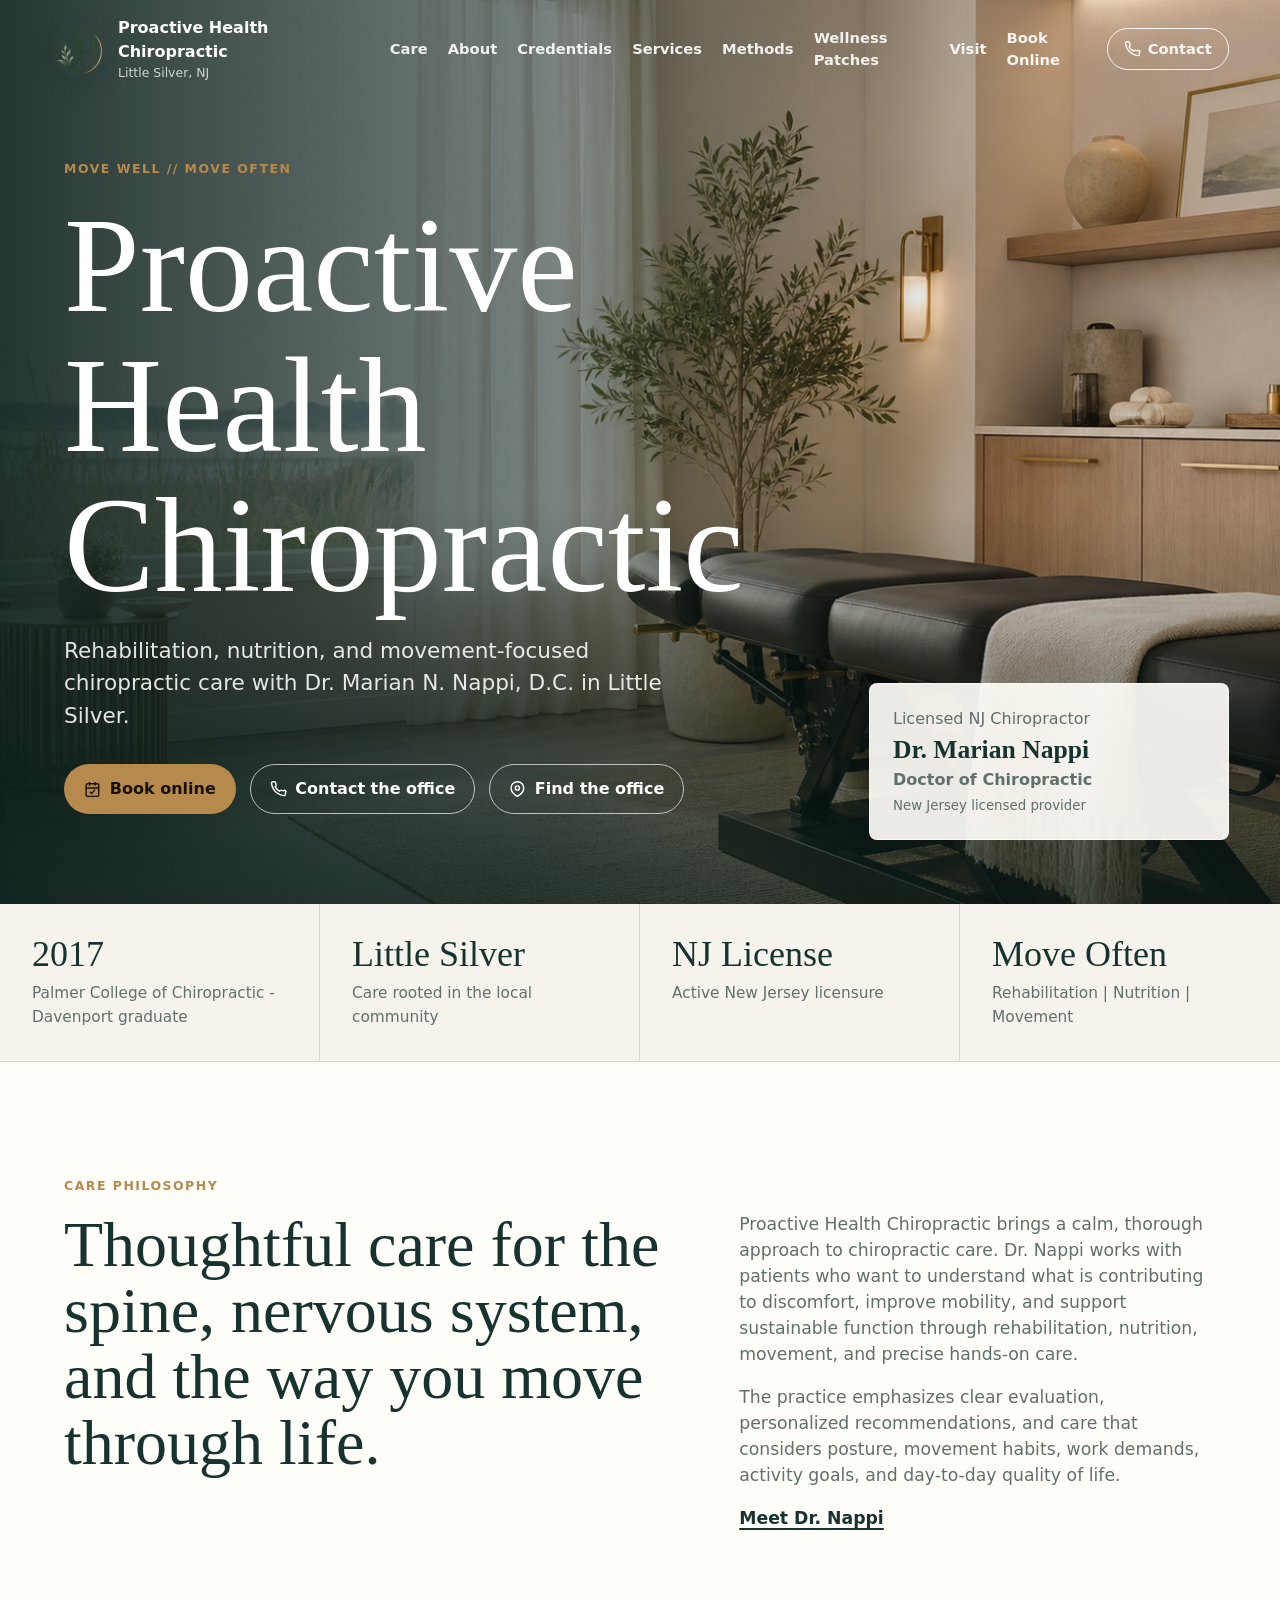
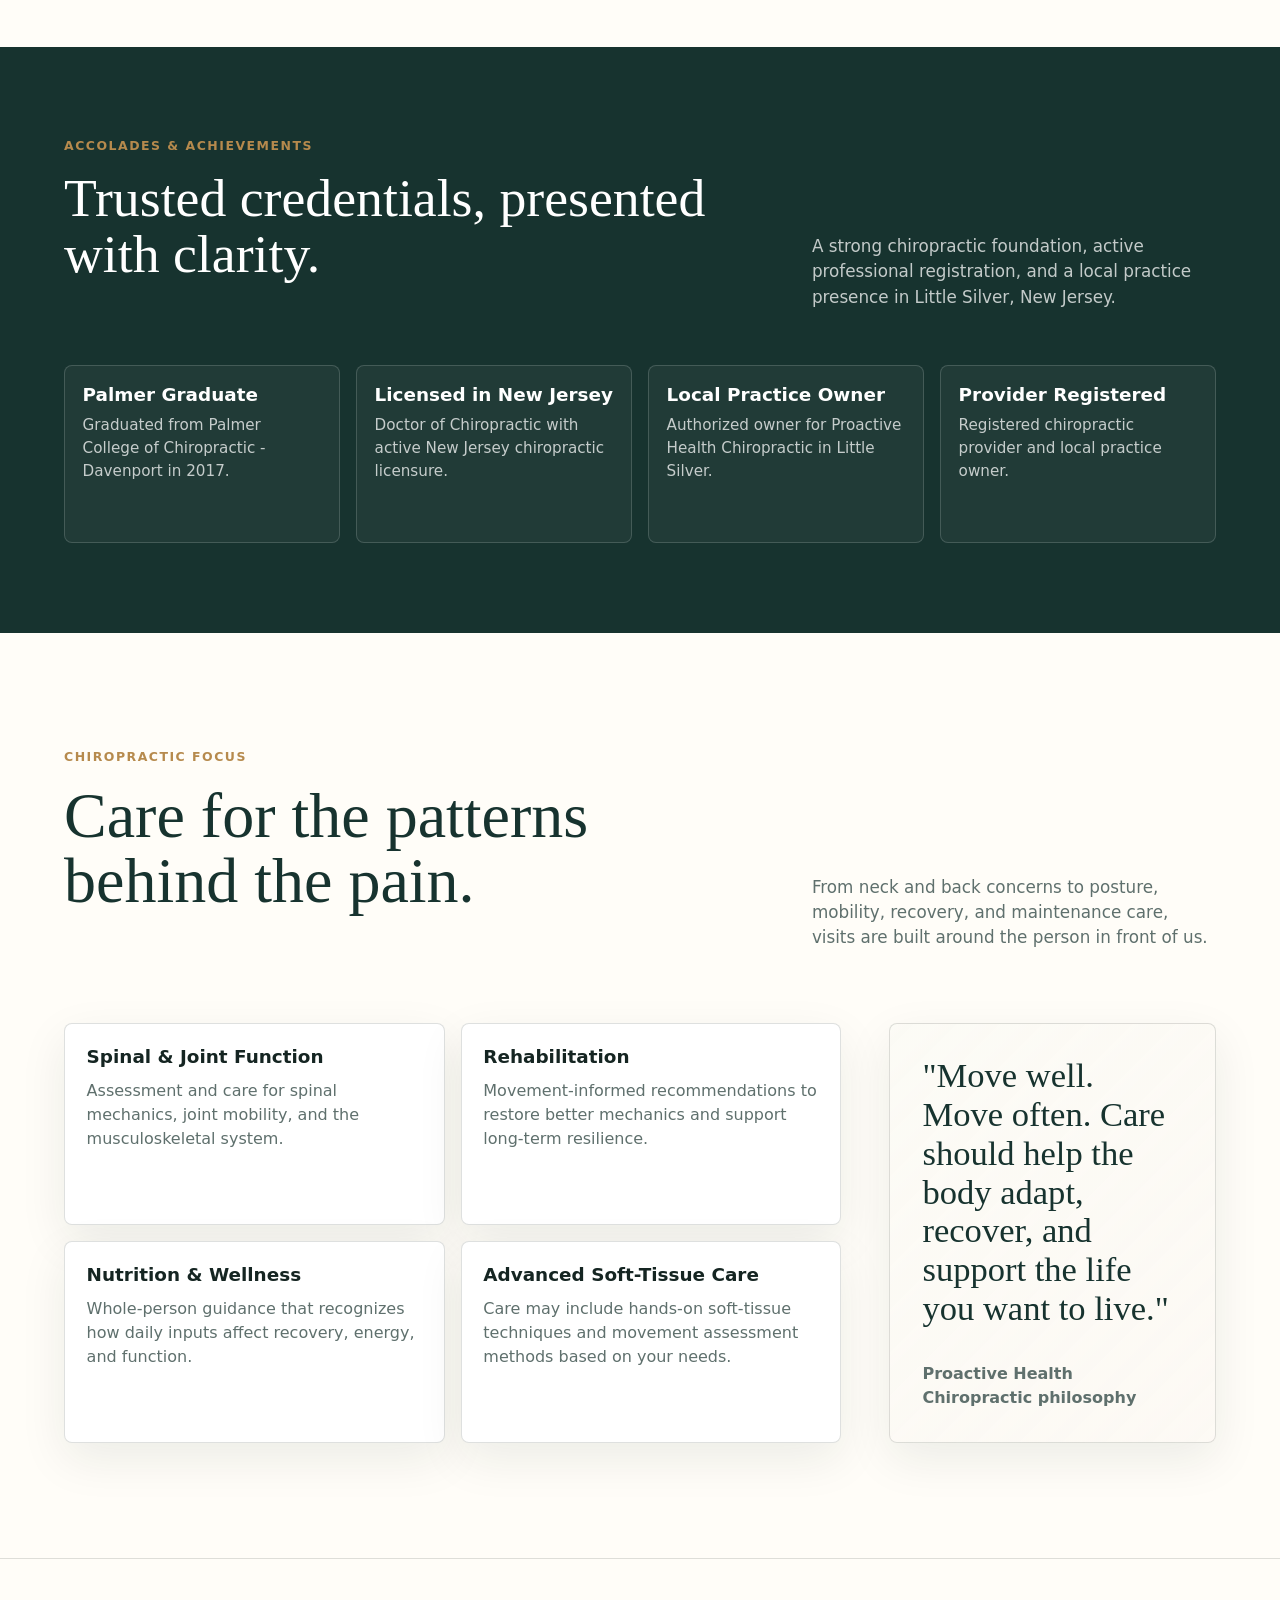
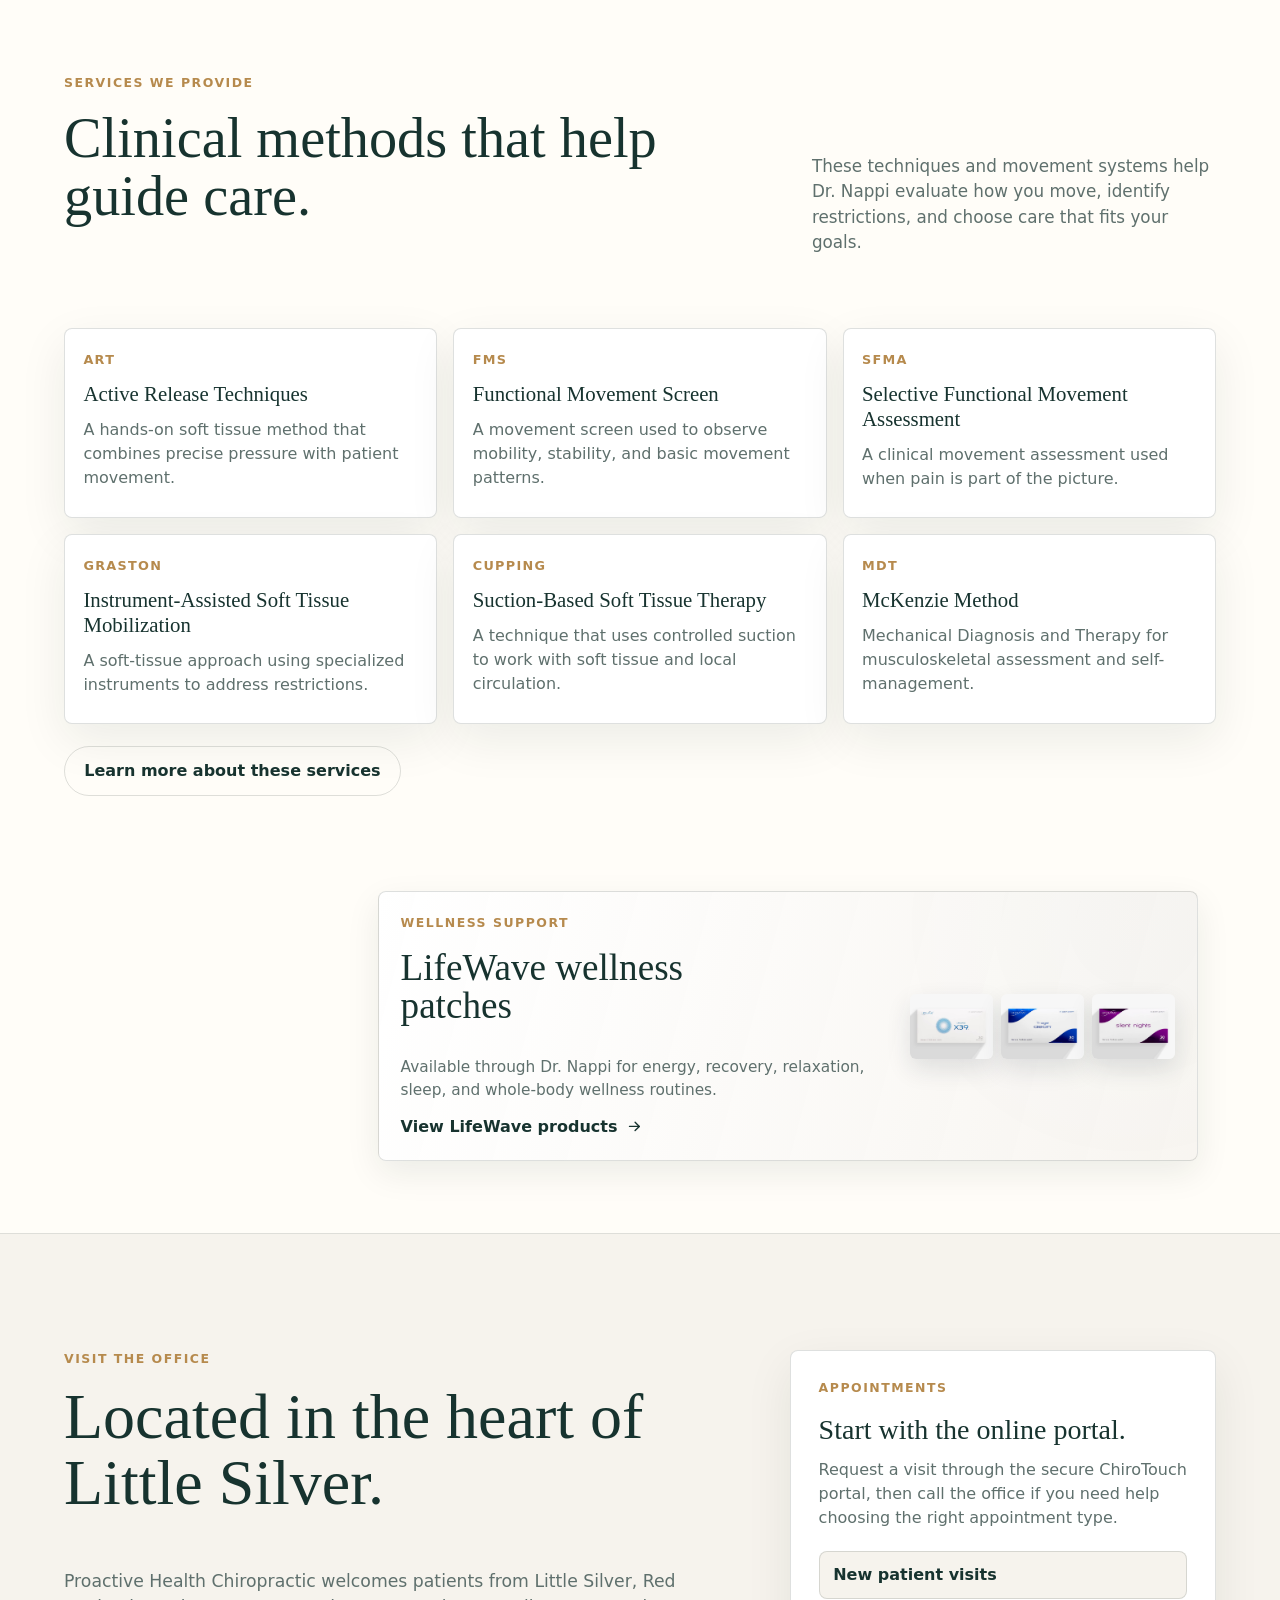
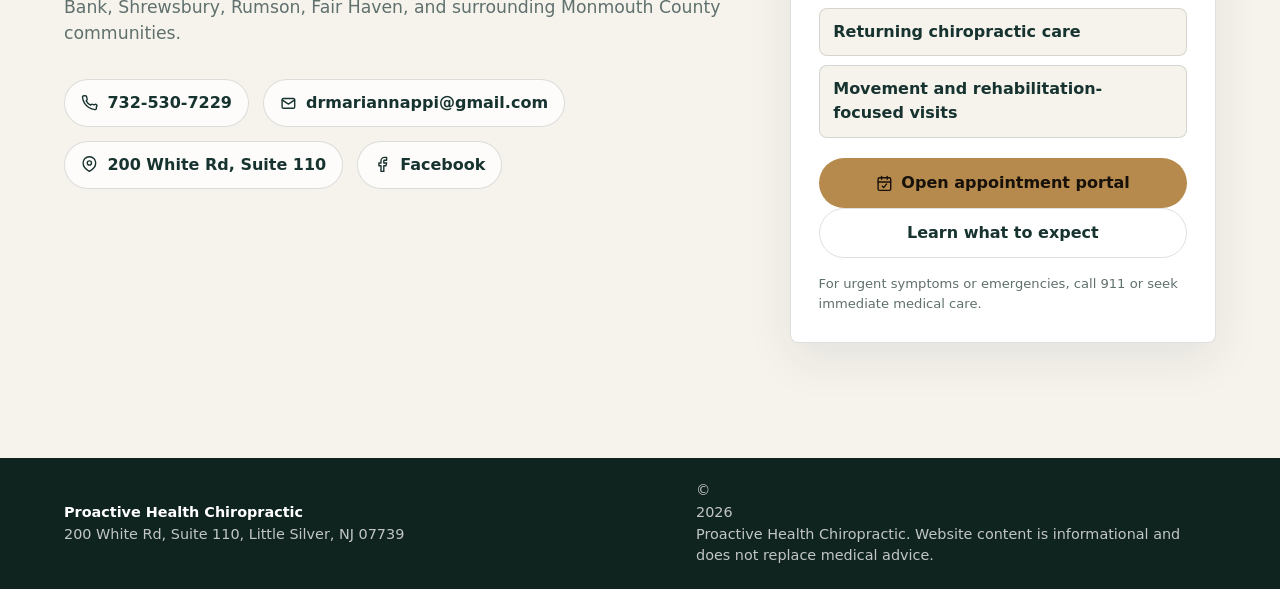
<file: index.html>
<!doctype html>
<html lang="en">
  <head>
    <meta charset="utf-8" />
    <meta name="viewport" content="width=device-width, initial-scale=1" />
    <title>NJ Chiropractor Dr. Marian Nappi | Proactive Health Chiropractic</title>
    <meta
      name="description"
      content="Proactive Health Chiropractic in Little Silver, NJ, led by Dr. Marian Nappi, D.C., offers movement-focused chiropractic care across rehabilitation, nutrition, spinal health, and whole-body wellness."
    />
    <meta name="theme-color" content="#17332f" />
    <link rel="icon" href="assets/favicon.svg" type="image/svg+xml" />
    <link rel="icon" href="assets/favicon-512.png" type="image/png" sizes="512x512" />
    <link rel="apple-touch-icon" href="assets/apple-touch-icon.png" />
    <link rel="canonical" href="https://proactivehealthchiropractic.com/" />
    <meta property="og:type" content="website" />
    <meta property="og:site_name" content="Proactive Health Chiropractic" />
    <meta property="og:title" content="NJ Chiropractor Dr. Marian Nappi | Proactive Health Chiropractic" />
    <meta
      property="og:description"
      content="Movement-focused chiropractic care in Little Silver, NJ with Dr. Marian Nappi, D.C."
    />
    <meta property="og:url" content="https://proactivehealthchiropractic.com/" />
    <meta property="og:image" content="https://proactivehealthchiropractic.com/assets/social-preview.jpg" />
    <meta property="og:image:secure_url" content="https://proactivehealthchiropractic.com/assets/social-preview.jpg" />
    <meta property="og:image:type" content="image/jpeg" />
    <meta property="og:image:width" content="1200" />
    <meta property="og:image:height" content="630" />
    <meta property="og:image:alt" content="Proactive Health Chiropractic in Little Silver, NJ" />
    <meta name="twitter:card" content="summary_large_image" />
    <meta name="twitter:title" content="NJ Chiropractor Dr. Marian Nappi | Proactive Health Chiropractic" />
    <meta
      name="twitter:description"
      content="Movement-focused chiropractic care in Little Silver, NJ with Dr. Marian Nappi, D.C."
    />
    <meta name="twitter:image" content="https://proactivehealthchiropractic.com/assets/social-preview.jpg" />
    <link rel="preload" href="assets/proactive-chiropractic-hero.png" as="image" />
    <link rel="stylesheet" href="styles.css" />
    <script defer src="script.js"></script>
    <script type="application/ld+json">
      {
        "@context": "https://schema.org",
        "@type": "Chiropractic",
        "name": "Proactive Health Chiropractic",
        "url": "https://proactivehealthchiropractic.com/",
        "image": "https://proactivehealthchiropractic.com/assets/social-preview.jpg",
        "telephone": "+1-732-530-7229",
        "email": "drmariannappi@gmail.com",
        "faxNumber": "+1-732-530-4665",
        "address": {
          "@type": "PostalAddress",
          "streetAddress": "200 White Rd Ste 110",
          "addressLocality": "Little Silver",
          "addressRegion": "NJ",
          "postalCode": "07739",
          "addressCountry": "US"
        },
        "founder": {
          "@type": "Person",
          "name": "Dr. Marian N. Nappi, D.C.",
          "alumniOf": "Palmer College of Chiropractic - Davenport"
        },
        "medicalSpecialty": "Chiropractic"
      }
    </script>
  </head>
  <body>
    <a class="skip-link" href="#main">Skip to content</a>

    <header class="site-header" data-header>
      <a class="brand" href="#home" aria-label="Proactive Health Chiropractic home">
        <img class="brand-logo" src="assets/proactive-health-logo.png" alt="" />
        <span>
          <strong>Proactive Health Chiropractic</strong>
          <em>Little Silver, NJ</em>
        </span>
      </a>

      <button class="nav-toggle" type="button" aria-expanded="false" aria-controls="site-nav" data-nav-toggle>
        <svg viewBox="0 0 24 24" aria-hidden="true">
          <path d="M4 7h16M4 12h16M4 17h16" />
        </svg>
        <span class="sr-only">Open navigation</span>
      </button>

      <nav class="site-nav" id="site-nav" data-nav>
        <a href="#care">Care</a>
        <a href="about.html">About</a>
        <a href="#credentials">Credentials</a>
        <a href="#services">Services</a>
        <a href="#methods">Methods</a>
        <a href="lifewave.html">Wellness Patches</a>
        <a href="#visit">Visit</a>
        <a href="appointment.html">Book Online</a>
        <a class="nav-call" href="#contact">
          <svg viewBox="0 0 24 24" aria-hidden="true">
            <path d="M22 16.92v2a2 2 0 0 1-2.18 2 19.79 19.79 0 0 1-8.63-3.07 19.5 19.5 0 0 1-6-6A19.79 19.79 0 0 1 2.12 3.2 2 2 0 0 1 4.11 1h2a2 2 0 0 1 2 1.72c.12.9.32 1.77.59 2.61a2 2 0 0 1-.45 2.11L7.4 8.29a16 16 0 0 0 6.31 6.31l.85-.85a2 2 0 0 1 2.11-.45c.84.27 1.71.47 2.61.59A2 2 0 0 1 22 16.92Z" />
          </svg>
          Contact
        </a>
      </nav>
    </header>

    <main id="main">
      <section class="hero" id="home" aria-labelledby="hero-title">
        <img class="hero-image" src="assets/proactive-chiropractic-hero.png" alt="Elegant chiropractic treatment room with warm daylight" />
        <div class="hero-scrim" aria-hidden="true"></div>
        <div class="hero-content">
          <p class="eyebrow">Move Well // Move Often</p>
          <h1 id="hero-title">Proactive Health Chiropractic</h1>
          <p class="hero-copy">
            Rehabilitation, nutrition, and movement-focused chiropractic care with Dr. Marian N.
            Nappi, D.C. in Little Silver.
          </p>
          <div class="hero-actions" aria-label="Primary actions">
            <a class="button button-primary" href="appointment.html">
              <svg viewBox="0 0 24 24" aria-hidden="true">
                <path d="M8 2v4" />
                <path d="M16 2v4" />
                <path d="M3 10h18" />
                <rect x="3" y="4" width="18" height="18" rx="2" />
                <path d="m9 16 2 2 4-5" />
              </svg>
              Book online
            </a>
            <a class="button button-secondary" href="#contact">
              <svg viewBox="0 0 24 24" aria-hidden="true">
                <path d="M22 16.92v2a2 2 0 0 1-2.18 2 19.79 19.79 0 0 1-8.63-3.07 19.5 19.5 0 0 1-6-6A19.79 19.79 0 0 1 2.12 3.2 2 2 0 0 1 4.11 1h2a2 2 0 0 1 2 1.72c.12.9.32 1.77.59 2.61a2 2 0 0 1-.45 2.11L7.4 8.29a16 16 0 0 0 6.31 6.31l.85-.85a2 2 0 0 1 2.11-.45c.84.27 1.71.47 2.61.59A2 2 0 0 1 22 16.92Z" />
              </svg>
              Contact the office
            </a>
            <a class="button button-secondary" href="#visit">
              <svg viewBox="0 0 24 24" aria-hidden="true">
                <path d="M21 10c0 7-9 12-9 12S3 17 3 10a9 9 0 1 1 18 0Z" />
                <circle cx="12" cy="10" r="3" />
              </svg>
              Find the office
            </a>
          </div>
        </div>
        <aside class="hero-panel" aria-label="Practice highlights">
          <span>Licensed NJ Chiropractor</span>
          <strong>Dr. Marian Nappi</strong>
          <span class="hero-panel-role">Doctor of Chiropractic</span>
          <small>New Jersey licensed provider</small>
        </aside>
      </section>

      <section class="trust-band" aria-label="Practice trust signals">
        <div>
          <strong>2017</strong>
          <span>Palmer College of Chiropractic - Davenport graduate</span>
        </div>
        <div>
          <strong>Little Silver</strong>
          <span>Care rooted in the local community</span>
        </div>
        <div>
          <strong>NJ License</strong>
          <span>Active New Jersey licensure</span>
        </div>
        <div>
          <strong>Move Often</strong>
          <span>Rehabilitation | Nutrition | Movement</span>
        </div>
      </section>

      <section class="section intro" id="care">
        <div class="section-kicker">Care Philosophy</div>
        <div class="intro-grid">
          <div>
            <h2>Thoughtful care for the spine, nervous system, and the way you move through life.</h2>
          </div>
          <div class="intro-copy">
            <p>
              Proactive Health Chiropractic brings a calm, thorough approach to chiropractic care. Dr. Nappi works with
              patients who want to understand what is contributing to discomfort, improve mobility, and support
              sustainable function through rehabilitation, nutrition, movement, and precise hands-on care.
            </p>
            <p>
              The practice emphasizes clear evaluation, personalized recommendations, and care that considers posture,
              movement habits, work demands, activity goals, and day-to-day quality of life.
            </p>
            <a class="text-link" href="about.html">Meet Dr. Nappi</a>
          </div>
        </div>
      </section>

      <section class="section credentials" id="credentials">
        <div class="section-heading">
          <div>
            <div class="section-kicker">Accolades & Achievements</div>
            <h2>Trusted credentials, presented with clarity.</h2>
          </div>
          <p>
            A strong chiropractic foundation, active professional registration, and a local practice presence in
            Little Silver, New Jersey.
          </p>
        </div>
        <div class="credential-grid">
          <article class="credential-card">
            <h3>Palmer Graduate</h3>
            <p>Graduated from Palmer College of Chiropractic - Davenport in 2017.</p>
          </article>
          <article class="credential-card">
            <h3>Licensed in New Jersey</h3>
            <p>Doctor of Chiropractic with active New Jersey chiropractic licensure.</p>
          </article>
          <article class="credential-card">
            <h3>Local Practice Owner</h3>
            <p>Authorized owner for Proactive Health Chiropractic in Little Silver.</p>
          </article>
          <article class="credential-card">
            <h3>Provider Registered</h3>
            <p>Registered chiropractic provider and local practice owner.</p>
          </article>
        </div>
      </section>

      <section class="section services" id="services">
        <div class="section-heading">
          <div>
            <div class="section-kicker">Chiropractic Focus</div>
            <h2>Care for the patterns behind the pain.</h2>
          </div>
          <p>
            From neck and back concerns to posture, mobility, recovery, and maintenance care, visits are built around
            the person in front of us.
          </p>
        </div>
        <div class="service-layout">
          <div class="service-list" role="list">
            <article role="listitem">
              <h3>Spinal & Joint Function</h3>
              <p>Assessment and care for spinal mechanics, joint mobility, and the musculoskeletal system.</p>
            </article>
            <article role="listitem">
              <h3>Rehabilitation</h3>
              <p>Movement-informed recommendations to restore better mechanics and support long-term resilience.</p>
            </article>
            <article role="listitem">
              <h3>Nutrition & Wellness</h3>
              <p>Whole-person guidance that recognizes how daily inputs affect recovery, energy, and function.</p>
            </article>
            <article role="listitem">
              <h3>Advanced Soft-Tissue Care</h3>
              <p>Care may include hands-on soft-tissue techniques and movement assessment methods based on your needs.</p>
            </article>
          </div>
          <div class="quote-panel">
            <p>
              "Move well. Move often. Care should help the body adapt, recover, and support the life you want to live."
            </p>
            <span>Proactive Health Chiropractic philosophy</span>
          </div>
        </div>
      </section>

      <section class="section methods-overview" id="methods" aria-labelledby="methods-title">
        <div class="section-heading">
          <div>
            <div class="section-kicker">Services We Provide</div>
            <h2 id="methods-title">Clinical methods that help guide care.</h2>
          </div>
          <p>
            These techniques and movement systems help Dr. Nappi evaluate how you move, identify restrictions, and
            choose care that fits your goals.
          </p>
        </div>
        <div class="method-summary-grid">
          <article>
            <strong>ART</strong>
            <h3>Active Release Techniques</h3>
            <p>A hands-on soft tissue method that combines precise pressure with patient movement.</p>
          </article>
          <article>
            <strong>FMS</strong>
            <h3>Functional Movement Screen</h3>
            <p>A movement screen used to observe mobility, stability, and basic movement patterns.</p>
          </article>
          <article>
            <strong>SFMA</strong>
            <h3>Selective Functional Movement Assessment</h3>
            <p>A clinical movement assessment used when pain is part of the picture.</p>
          </article>
          <article>
            <strong>Graston</strong>
            <h3>Instrument-Assisted Soft Tissue Mobilization</h3>
            <p>A soft-tissue approach using specialized instruments to address restrictions.</p>
          </article>
          <article>
            <strong>Cupping</strong>
            <h3>Suction-Based Soft Tissue Therapy</h3>
            <p>A technique that uses controlled suction to work with soft tissue and local circulation.</p>
          </article>
          <article>
            <strong>MDT</strong>
            <h3>McKenzie Method</h3>
            <p>Mechanical Diagnosis and Therapy for musculoskeletal assessment and self-management.</p>
          </article>
        </div>
        <div class="methods-learn-more">
          <a class="button button-outline" href="methods.html">Learn more about these services</a>
        </div>
      </section>

      <aside class="lifewave-preview" aria-labelledby="lifewave-preview-title">
        <a class="lifewave-feature" href="lifewave.html">
          <div class="lifewave-feature-copy">
            <div class="section-kicker">Wellness Support</div>
            <h2 id="lifewave-preview-title">LifeWave wellness patches</h2>
            <p>
              Available through Dr. Nappi for energy, recovery, relaxation, sleep, and whole-body wellness routines.
            </p>
            <span class="feature-link">
              View LifeWave products
              <svg viewBox="0 0 24 24" aria-hidden="true">
                <path d="M5 12h14" />
                <path d="m13 6 6 6-6 6" />
              </svg>
            </span>
          </div>
          <div class="lifewave-product-stack" aria-hidden="true">
            <img src="assets/lifewave-x39.jpg" alt="" />
            <img src="assets/lifewave-aeon.jpg" alt="" />
            <img src="assets/lifewave-silent-nights.jpg" alt="" />
          </div>
        </a>
      </aside>

      <section class="section visit" id="visit">
        <div class="visit-content">
          <div id="contact">
            <div class="section-kicker">Visit The Office</div>
            <h2>Located in the heart of Little Silver.</h2>
            <p>
              Proactive Health Chiropractic welcomes patients from Little Silver, Red Bank, Shrewsbury, Rumson, Fair Haven,
              and surrounding Monmouth County communities.
            </p>
            <div class="contact-list">
              <span class="contact-item">
                <svg viewBox="0 0 24 24" aria-hidden="true">
                  <path d="M22 16.92v2a2 2 0 0 1-2.18 2 19.79 19.79 0 0 1-8.63-3.07 19.5 19.5 0 0 1-6-6A19.79 19.79 0 0 1 2.12 3.2 2 2 0 0 1 4.11 1h2a2 2 0 0 1 2 1.72c.12.9.32 1.77.59 2.61a2 2 0 0 1-.45 2.11L7.4 8.29a16 16 0 0 0 6.31 6.31l.85-.85a2 2 0 0 1 2.11-.45c.84.27 1.71.47 2.61.59A2 2 0 0 1 22 16.92Z" />
                </svg>
                <span>732-530-7229</span>
              </span>
              <span class="contact-item">
                <svg viewBox="0 0 24 24" aria-hidden="true">
                  <rect x="3" y="5" width="18" height="14" rx="2" />
                  <path d="m3 7 9 6 9-6" />
                </svg>
                <span>drmariannappi@gmail.com</span>
              </span>
              <a href="https://www.google.com/maps/search/?api=1&query=200+White+Rd+Ste+110+Little+Silver+NJ+07739" target="_blank" rel="noreferrer">
                <svg viewBox="0 0 24 24" aria-hidden="true">
                  <path d="M21 10c0 7-9 12-9 12S3 17 3 10a9 9 0 1 1 18 0Z" />
                  <circle cx="12" cy="10" r="3" />
                </svg>
                <span>200 White Rd, Suite 110</span>
              </a>
              <a href="https://www.facebook.com/drmariannappi/" target="_blank" rel="noreferrer">
                <svg viewBox="0 0 24 24" aria-hidden="true">
                  <path d="M18 2h-3a5 5 0 0 0-5 5v3H7v4h3v8h4v-8h3l1-4h-4V7a1 1 0 0 1 1-1h3V2Z" />
                </svg>
                <span>Facebook</span>
              </a>
            </div>
          </div>

          <aside class="appointment-card">
            <p class="eyebrow">Appointments</p>
            <h3>Start with the online portal.</h3>
            <p>
              Request a visit through the secure ChiroTouch portal, then call the office if you need help choosing the
              right appointment type.
            </p>
            <div class="booking-mini-list">
              <span>New patient visits</span>
              <span>Returning chiropractic care</span>
              <span>Movement and rehabilitation-focused visits</span>
            </div>
            <a
              class="button button-primary"
              href="https://practice.chirotouch.com/portal/ProactiveHealthChiropracticLLC"
              target="_blank"
              rel="noreferrer"
            >
              <svg viewBox="0 0 24 24" aria-hidden="true">
                <path d="M8 2v4" />
                <path d="M16 2v4" />
                <path d="M3 10h18" />
                <rect x="3" y="4" width="18" height="18" rx="2" />
                <path d="m9 16 2 2 4-5" />
              </svg>
              Open appointment portal
            </a>
            <a class="button button-outline" href="appointment.html">Learn what to expect</a>
            <p class="form-note">
              For urgent symptoms or emergencies, call 911 or seek immediate medical care.
            </p>
          </aside>
        </div>
      </section>
    </main>

    <footer class="site-footer">
      <div>
        <strong>Proactive Health Chiropractic</strong>
        <span>200 White Rd, Suite 110, Little Silver, NJ 07739</span>
      </div>
      <p>
        &copy; <span data-year></span> Proactive Health Chiropractic. Website content is informational and does not replace medical advice.
      </p>
    </footer>
  </body>
</html>
</file>
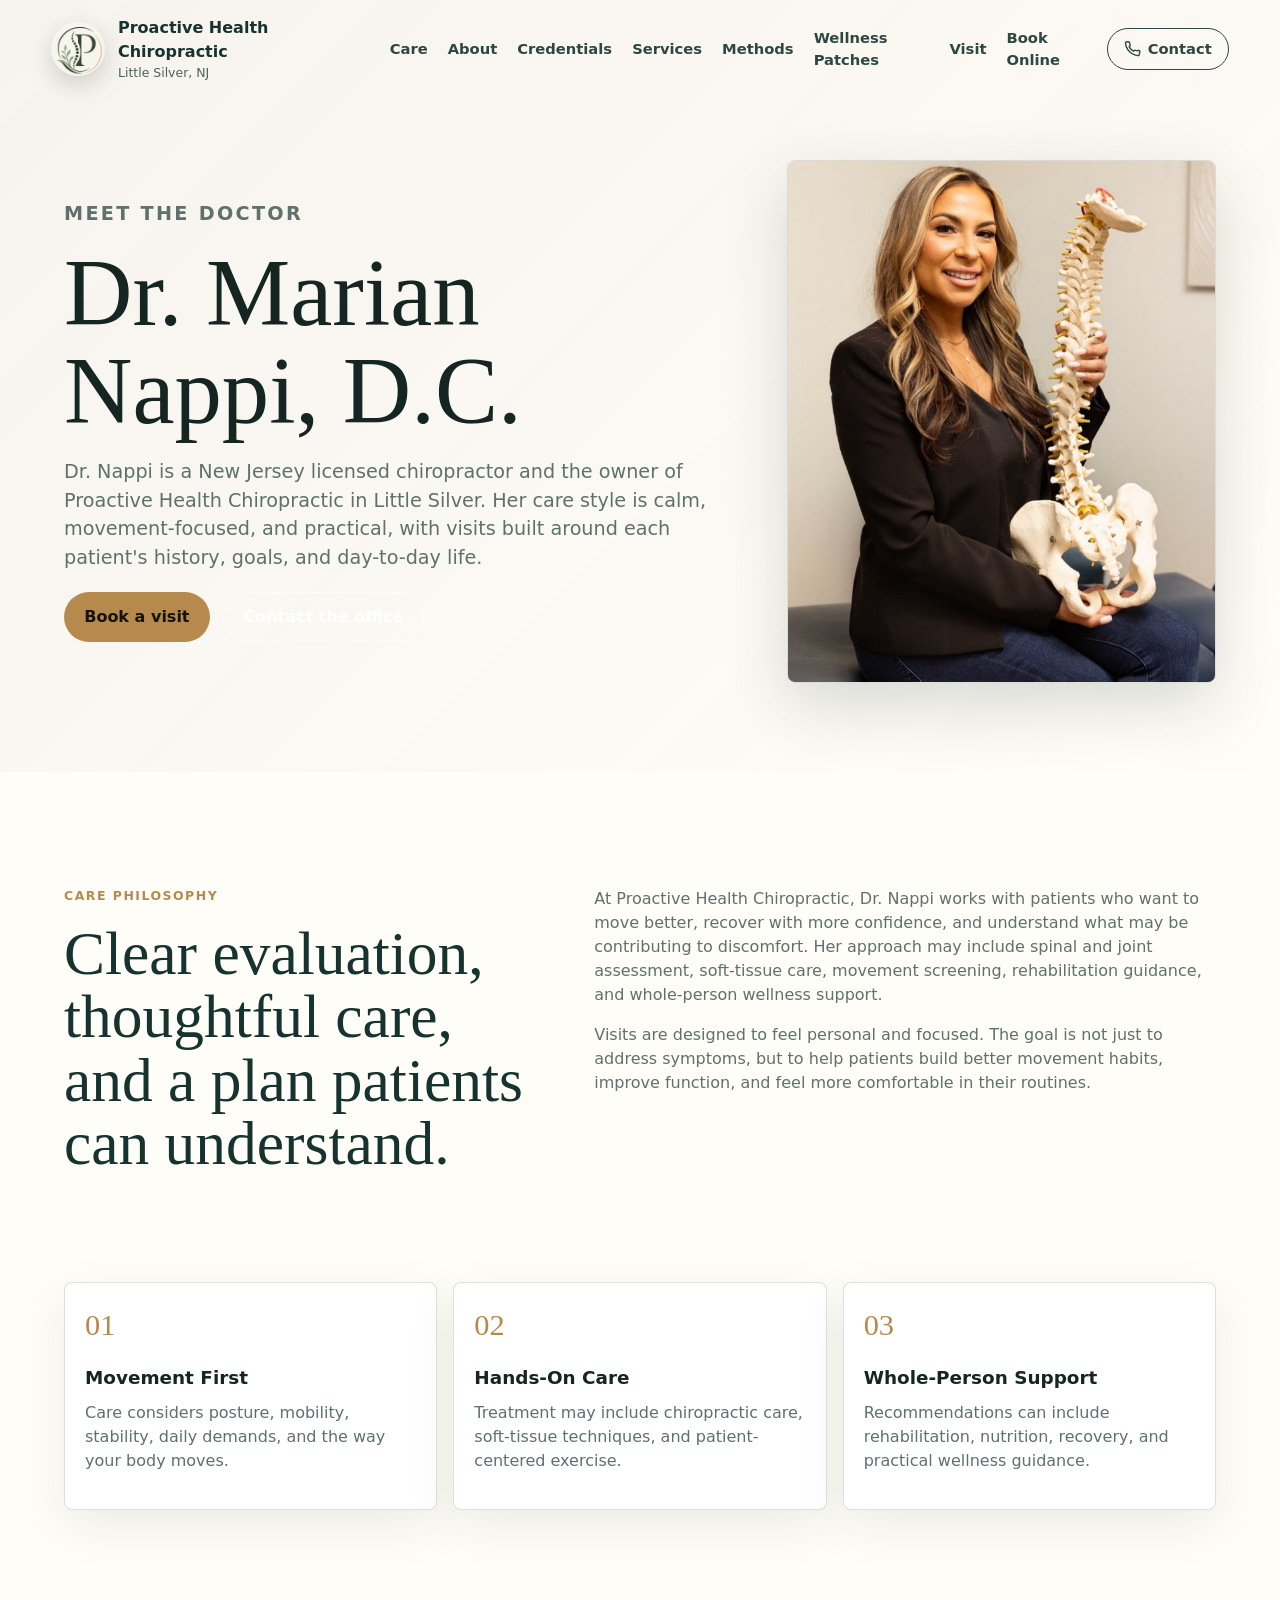
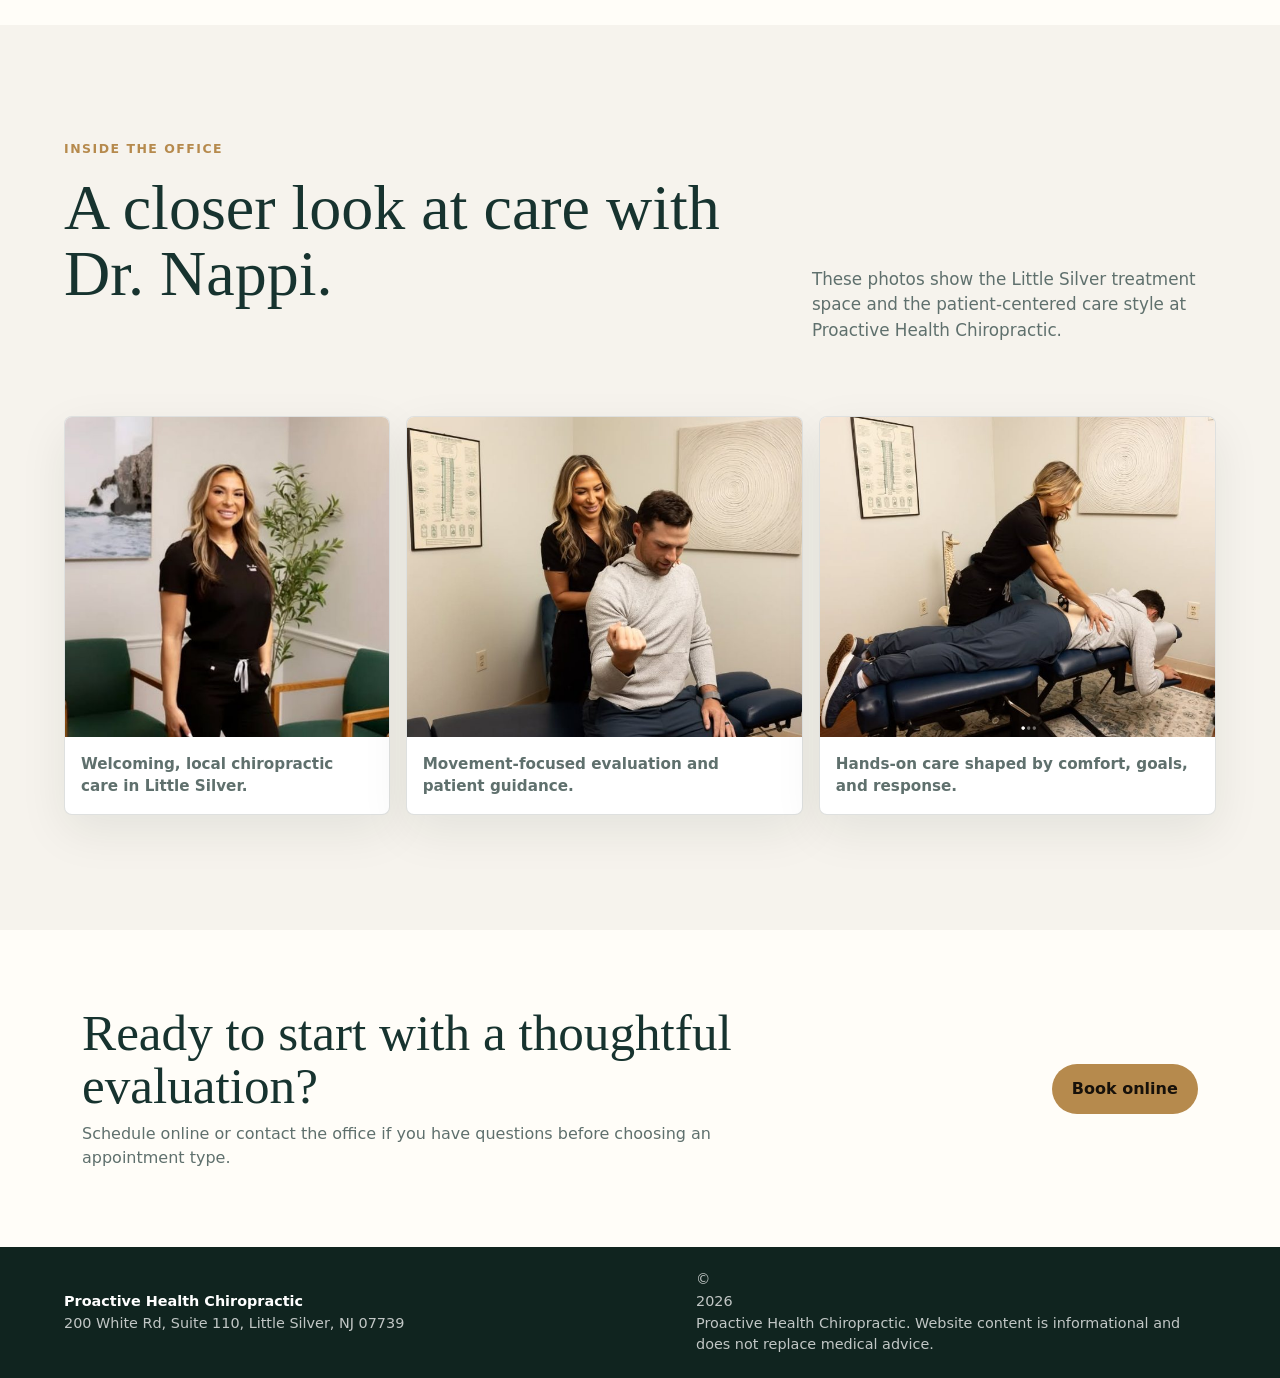
<file: about.html>
<!doctype html>
<html lang="en">
  <head>
    <meta charset="utf-8" />
    <meta name="viewport" content="width=device-width, initial-scale=1" />
    <title>Meet Dr. Marian Nappi | Proactive Health Chiropractic</title>
    <meta
      name="description"
      content="Meet Dr. Marian Nappi, D.C., the New Jersey licensed chiropractor behind Proactive Health Chiropractic in Little Silver, NJ."
    />
    <meta name="theme-color" content="#17332f" />
    <link rel="icon" href="assets/favicon.svg" type="image/svg+xml" />
    <link rel="icon" href="assets/favicon-512.png" type="image/png" sizes="512x512" />
    <link rel="apple-touch-icon" href="assets/apple-touch-icon.png" />
    <link rel="canonical" href="https://proactivehealthchiropractic.com/about.html" />
    <meta property="og:type" content="website" />
    <meta property="og:site_name" content="Proactive Health Chiropractic" />
    <meta property="og:title" content="Meet Dr. Marian Nappi | Proactive Health Chiropractic" />
    <meta
      property="og:description"
      content="Meet Dr. Marian Nappi, D.C., the New Jersey licensed chiropractor behind Proactive Health Chiropractic."
    />
    <meta property="og:url" content="https://proactivehealthchiropractic.com/about.html" />
    <meta property="og:image" content="https://proactivehealthchiropractic.com/assets/social-preview.jpg" />
    <meta property="og:image:secure_url" content="https://proactivehealthchiropractic.com/assets/social-preview.jpg" />
    <meta property="og:image:type" content="image/jpeg" />
    <meta property="og:image:width" content="1200" />
    <meta property="og:image:height" content="630" />
    <meta property="og:image:alt" content="Proactive Health Chiropractic in Little Silver, NJ" />
    <meta name="twitter:card" content="summary_large_image" />
    <meta name="twitter:title" content="Meet Dr. Marian Nappi | Proactive Health Chiropractic" />
    <meta
      name="twitter:description"
      content="Meet Dr. Marian Nappi, D.C., the New Jersey licensed chiropractor behind Proactive Health Chiropractic."
    />
    <meta name="twitter:image" content="https://proactivehealthchiropractic.com/assets/social-preview.jpg" />
    <link rel="preload" href="assets/dr-nappi-headshot.jpg" as="image" />
    <link rel="stylesheet" href="styles.css" />
    <script defer src="script.js"></script>
  </head>
  <body class="bio-page">
    <a class="skip-link" href="#main">Skip to content</a>

    <header class="site-header is-scrolled" data-header>
      <a class="brand" href="index.html#home" aria-label="Proactive Health Chiropractic home">
        <img class="brand-logo" src="assets/proactive-health-logo.png" alt="" />
        <span>
          <strong>Proactive Health Chiropractic</strong>
          <em>Little Silver, NJ</em>
        </span>
      </a>

      <button class="nav-toggle" type="button" aria-expanded="false" aria-controls="site-nav" data-nav-toggle>
        <svg viewBox="0 0 24 24" aria-hidden="true">
          <path d="M4 7h16M4 12h16M4 17h16" />
        </svg>
        <span class="sr-only">Open navigation</span>
      </button>

      <nav class="site-nav" id="site-nav" data-nav>
        <a href="index.html#care">Care</a>
        <a href="about.html">About</a>
        <a href="index.html#credentials">Credentials</a>
        <a href="index.html#services">Services</a>
        <a href="index.html#methods">Methods</a>
        <a href="lifewave.html">Wellness Patches</a>
        <a href="index.html#visit">Visit</a>
        <a href="appointment.html">Book Online</a>
        <a class="nav-call" href="index.html#contact">
          <svg viewBox="0 0 24 24" aria-hidden="true">
            <path d="M22 16.92v2a2 2 0 0 1-2.18 2 19.79 19.79 0 0 1-8.63-3.07 19.5 19.5 0 0 1-6-6A19.79 19.79 0 0 1 2.12 3.2 2 2 0 0 1 4.11 1h2a2 2 0 0 1 2 1.72c.12.9.32 1.77.59 2.61a2 2 0 0 1-.45 2.11L7.4 8.29a16 16 0 0 0 6.31 6.31l.85-.85a2 2 0 0 1 2.11-.45c.84.27 1.71.47 2.61.59A2 2 0 0 1 22 16.92Z" />
          </svg>
          Contact
        </a>
      </nav>
    </header>

    <main id="main">
      <section class="bio-hero" aria-labelledby="bio-title">
        <div class="bio-hero-layout">
          <div class="bio-hero-copy">
            <p class="eyebrow">Meet The Doctor</p>
            <h1 id="bio-title">Dr. Marian Nappi, D.C.</h1>
            <p>
              Dr. Nappi is a New Jersey licensed chiropractor and the owner of Proactive Health Chiropractic in
              Little Silver. Her care style is calm, movement-focused, and practical, with visits built around each
              patient's history, goals, and day-to-day life.
            </p>
            <div class="hero-actions">
              <a class="button button-primary" href="appointment.html">Book a visit</a>
              <a class="button button-secondary" href="index.html#contact">Contact the office</a>
            </div>
          </div>
          <figure class="bio-portrait">
            <img src="assets/dr-nappi-headshot.jpg" alt="Dr. Marian Nappi holding a spine model" />
          </figure>
        </div>
      </section>

      <section class="section bio-story">
        <div class="bio-story-grid">
          <div>
            <div class="section-kicker">Care Philosophy</div>
            <h2>Clear evaluation, thoughtful care, and a plan patients can understand.</h2>
          </div>
          <div class="bio-story-copy">
            <p>
              At Proactive Health Chiropractic, Dr. Nappi works with patients who want to move better, recover with
              more confidence, and understand what may be contributing to discomfort. Her approach may include spinal
              and joint assessment, soft-tissue care, movement screening, rehabilitation guidance, and whole-person
              wellness support.
            </p>
            <p>
              Visits are designed to feel personal and focused. The goal is not just to address symptoms, but to help
              patients build better movement habits, improve function, and feel more comfortable in their routines.
            </p>
          </div>
        </div>

        <div class="bio-values">
          <article>
            <span>01</span>
            <h3>Movement First</h3>
            <p>Care considers posture, mobility, stability, daily demands, and the way your body moves.</p>
          </article>
          <article>
            <span>02</span>
            <h3>Hands-On Care</h3>
            <p>Treatment may include chiropractic care, soft-tissue techniques, and patient-centered exercise.</p>
          </article>
          <article>
            <span>03</span>
            <h3>Whole-Person Support</h3>
            <p>Recommendations can include rehabilitation, nutrition, recovery, and practical wellness guidance.</p>
          </article>
        </div>
      </section>

      <section class="section bio-photo-section" aria-labelledby="bio-photos-title">
        <div class="section-heading">
          <div>
            <div class="section-kicker">Inside The Office</div>
            <h2 id="bio-photos-title">A closer look at care with Dr. Nappi.</h2>
          </div>
          <p>
            These photos show the Little Silver treatment space and the patient-centered care style at Proactive
            Health Chiropractic.
          </p>
        </div>

        <div class="bio-gallery">
          <figure>
            <img src="assets/dr-nappi-office.jpg" alt="Dr. Nappi standing in the office waiting area" />
            <figcaption>Welcoming, local chiropractic care in Little Silver.</figcaption>
          </figure>
          <figure>
            <img src="assets/dr-nappi-care.jpg" alt="Dr. Nappi guiding a patient through a seated movement check" />
            <figcaption>Movement-focused evaluation and patient guidance.</figcaption>
          </figure>
          <figure>
            <img src="assets/dr-nappi-treatment.jpg" alt="Dr. Nappi providing chiropractic care in a treatment room" />
            <figcaption>Hands-on care shaped by comfort, goals, and response.</figcaption>
          </figure>
        </div>
      </section>

      <section class="bio-note">
        <div>
          <h2>Ready to start with a thoughtful evaluation?</h2>
          <p>
            Schedule online or contact the office if you have questions before choosing an appointment type.
          </p>
        </div>
        <a class="button button-primary" href="appointment.html">Book online</a>
      </section>
    </main>

    <footer class="site-footer">
      <div>
        <strong>Proactive Health Chiropractic</strong>
        <span>200 White Rd, Suite 110, Little Silver, NJ 07739</span>
      </div>
      <p>
        &copy; <span data-year></span> Proactive Health Chiropractic. Website content is informational and does not replace medical advice.
      </p>
    </footer>
  </body>
</html>
</file>
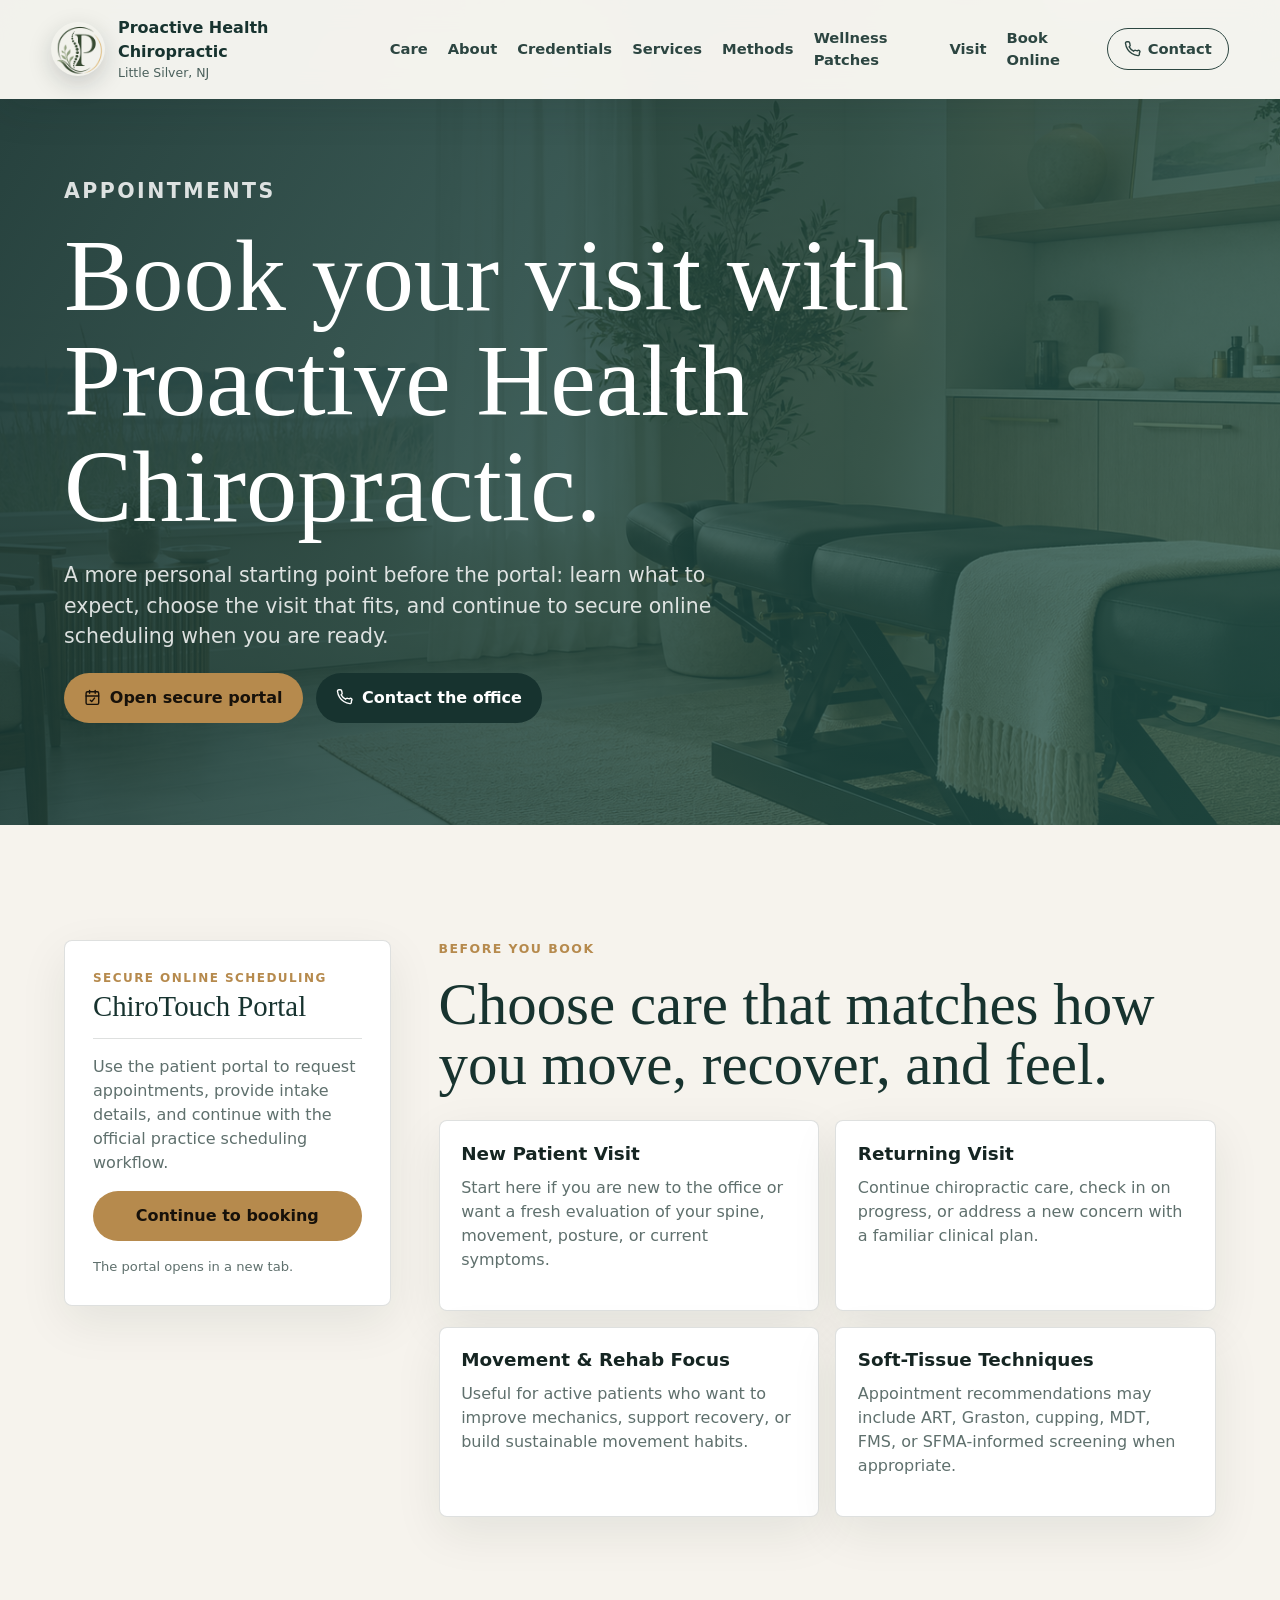
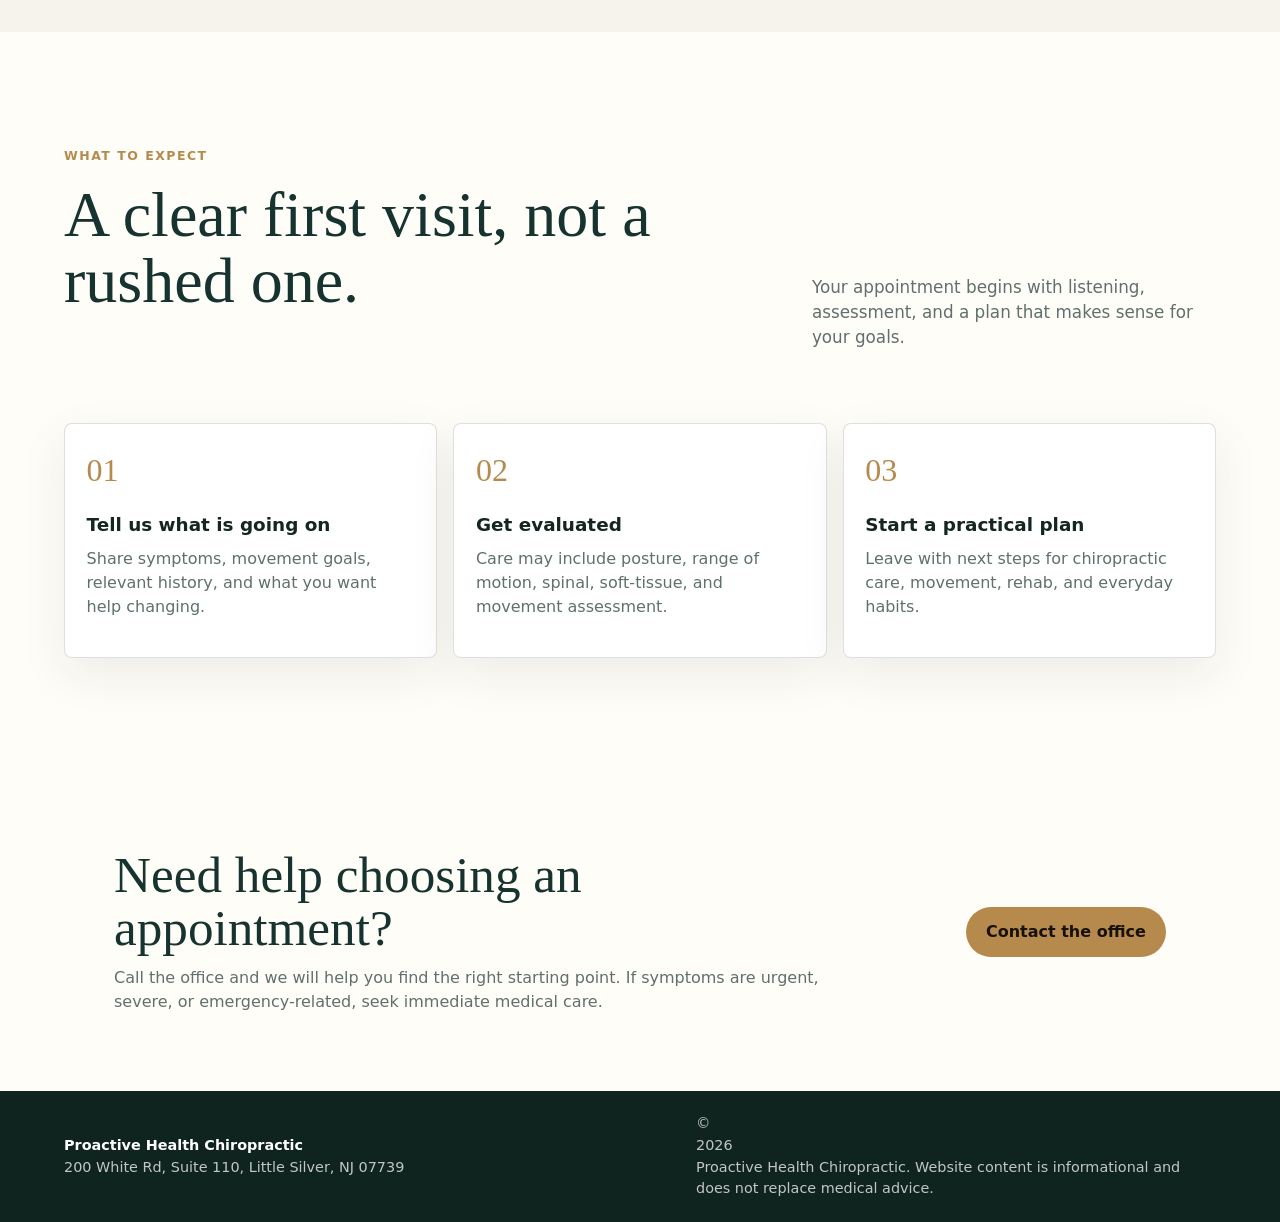
<file: appointment.html>
<!doctype html>
<html lang="en">
  <head>
    <meta charset="utf-8" />
    <meta name="viewport" content="width=device-width, initial-scale=1" />
    <title>Book an Appointment | Proactive Health Chiropractic</title>
    <meta
      name="description"
      content="Book an appointment with Proactive Health Chiropractic in Little Silver, NJ. Learn what to expect before visiting the secure ChiroTouch patient portal."
    />
    <meta name="theme-color" content="#17332f" />
    <link rel="icon" href="assets/favicon.svg" type="image/svg+xml" />
    <link rel="icon" href="assets/favicon-512.png" type="image/png" sizes="512x512" />
    <link rel="apple-touch-icon" href="assets/apple-touch-icon.png" />
    <link rel="canonical" href="https://proactivehealthchiropractic.com/appointment.html" />
    <meta property="og:type" content="website" />
    <meta property="og:site_name" content="Proactive Health Chiropractic" />
    <meta property="og:title" content="Book an Appointment | Proactive Health Chiropractic" />
    <meta
      property="og:description"
      content="Book an appointment with Proactive Health Chiropractic in Little Silver, NJ."
    />
    <meta property="og:url" content="https://proactivehealthchiropractic.com/appointment.html" />
    <meta property="og:image" content="https://proactivehealthchiropractic.com/assets/social-preview.jpg" />
    <meta property="og:image:secure_url" content="https://proactivehealthchiropractic.com/assets/social-preview.jpg" />
    <meta property="og:image:type" content="image/jpeg" />
    <meta property="og:image:width" content="1200" />
    <meta property="og:image:height" content="630" />
    <meta property="og:image:alt" content="Proactive Health Chiropractic in Little Silver, NJ" />
    <meta name="twitter:card" content="summary_large_image" />
    <meta name="twitter:title" content="Book an Appointment | Proactive Health Chiropractic" />
    <meta
      name="twitter:description"
      content="Book an appointment with Proactive Health Chiropractic in Little Silver, NJ."
    />
    <meta name="twitter:image" content="https://proactivehealthchiropractic.com/assets/social-preview.jpg" />
    <link rel="stylesheet" href="styles.css" />
    <script defer src="script.js"></script>
  </head>
  <body class="booking-page">
    <a class="skip-link" href="#main">Skip to content</a>

    <header class="site-header is-scrolled" data-header>
      <a class="brand" href="index.html#home" aria-label="Proactive Health Chiropractic home">
        <img class="brand-logo" src="assets/proactive-health-logo.png" alt="" />
        <span>
          <strong>Proactive Health Chiropractic</strong>
          <em>Little Silver, NJ</em>
        </span>
      </a>

      <button class="nav-toggle" type="button" aria-expanded="false" aria-controls="site-nav" data-nav-toggle>
        <svg viewBox="0 0 24 24" aria-hidden="true">
          <path d="M4 7h16M4 12h16M4 17h16" />
        </svg>
        <span class="sr-only">Open navigation</span>
      </button>

      <nav class="site-nav" id="site-nav" data-nav>
        <a href="index.html#care">Care</a>
        <a href="about.html">About</a>
        <a href="index.html#credentials">Credentials</a>
        <a href="index.html#services">Services</a>
        <a href="index.html#methods">Methods</a>
        <a href="lifewave.html">Wellness Patches</a>
        <a href="index.html#visit">Visit</a>
        <a href="appointment.html">Book Online</a>
        <a class="nav-call" href="index.html#contact">
          <svg viewBox="0 0 24 24" aria-hidden="true">
            <path d="M22 16.92v2a2 2 0 0 1-2.18 2 19.79 19.79 0 0 1-8.63-3.07 19.5 19.5 0 0 1-6-6A19.79 19.79 0 0 1 2.12 3.2 2 2 0 0 1 4.11 1h2a2 2 0 0 1 2 1.72c.12.9.32 1.77.59 2.61a2 2 0 0 1-.45 2.11L7.4 8.29a16 16 0 0 0 6.31 6.31l.85-.85a2 2 0 0 1 2.11-.45c.84.27 1.71.47 2.61.59A2 2 0 0 1 22 16.92Z" />
          </svg>
          Contact
        </a>
      </nav>
    </header>

    <main id="main">
      <section class="booking-hero">
        <div class="booking-hero-content">
          <p class="eyebrow">Appointments</p>
          <h1>Book your visit with Proactive Health Chiropractic.</h1>
          <p>
            A more personal starting point before the portal: learn what to expect, choose the visit that fits, and
            continue to secure online scheduling when you are ready.
          </p>
          <div class="hero-actions">
            <a
              class="button button-primary"
              href="https://practice.chirotouch.com/portal/ProactiveHealthChiropracticLLC"
              target="_blank"
              rel="noreferrer"
            >
              <svg viewBox="0 0 24 24" aria-hidden="true">
                <path d="M8 2v4" />
                <path d="M16 2v4" />
                <path d="M3 10h18" />
                <rect x="3" y="4" width="18" height="18" rx="2" />
                <path d="m9 16 2 2 4-5" />
              </svg>
              Open secure portal
            </a>
            <a class="button button-dark" href="index.html#contact">
              <svg viewBox="0 0 24 24" aria-hidden="true">
                <path d="M22 16.92v2a2 2 0 0 1-2.18 2 19.79 19.79 0 0 1-8.63-3.07 19.5 19.5 0 0 1-6-6A19.79 19.79 0 0 1 2.12 3.2 2 2 0 0 1 4.11 1h2a2 2 0 0 1 2 1.72c.12.9.32 1.77.59 2.61a2 2 0 0 1-.45 2.11L7.4 8.29a16 16 0 0 0 6.31 6.31l.85-.85a2 2 0 0 1 2.11-.45c.84.27 1.71.47 2.61.59A2 2 0 0 1 22 16.92Z" />
              </svg>
              Contact the office
            </a>
          </div>
        </div>
      </section>

      <section class="section booking-section">
        <div class="booking-shell">
          <aside class="portal-card">
            <div class="portal-topline">
              <span>Secure Online Scheduling</span>
              <strong>ChiroTouch Portal</strong>
            </div>
            <p>
              Use the patient portal to request appointments, provide intake details, and continue with the official
              practice scheduling workflow.
            </p>
            <a
              class="button button-primary"
              href="https://practice.chirotouch.com/portal/ProactiveHealthChiropracticLLC"
              target="_blank"
              rel="noreferrer"
            >
              Continue to booking
            </a>
            <p class="form-note">The portal opens in a new tab.</p>
          </aside>

          <div class="booking-details">
            <div class="section-kicker">Before You Book</div>
            <h2>Choose care that matches how you move, recover, and feel.</h2>
            <div class="booking-grid">
              <article>
                <h3>New Patient Visit</h3>
                <p>
                  Start here if you are new to the office or want a fresh evaluation of your spine, movement, posture,
                  or current symptoms.
                </p>
              </article>
              <article>
                <h3>Returning Visit</h3>
                <p>
                  Continue chiropractic care, check in on progress, or address a new concern with a familiar clinical
                  plan.
                </p>
              </article>
              <article>
                <h3>Movement & Rehab Focus</h3>
                <p>
                  Useful for active patients who want to improve mechanics, support recovery, or build sustainable
                  movement habits.
                </p>
              </article>
              <article>
                <h3>Soft-Tissue Techniques</h3>
                <p>
                  Appointment recommendations may include ART, Graston, cupping, MDT, FMS, or SFMA-informed screening
                  when appropriate.
                </p>
              </article>
            </div>
          </div>
        </div>
      </section>

      <section class="section booking-process">
        <div class="section-heading">
          <div>
            <div class="section-kicker">What To Expect</div>
            <h2>A clear first visit, not a rushed one.</h2>
          </div>
          <p>
            Your appointment begins with listening, assessment, and a plan that makes sense for your goals.
          </p>
        </div>
        <div class="process-steps">
          <article>
            <span>01</span>
            <h3>Tell us what is going on</h3>
            <p>Share symptoms, movement goals, relevant history, and what you want help changing.</p>
          </article>
          <article>
            <span>02</span>
            <h3>Get evaluated</h3>
            <p>Care may include posture, range of motion, spinal, soft-tissue, and movement assessment.</p>
          </article>
          <article>
            <span>03</span>
            <h3>Start a practical plan</h3>
            <p>Leave with next steps for chiropractic care, movement, rehab, and everyday habits.</p>
          </article>
        </div>
      </section>

      <section class="section booking-note">
        <div>
          <h2>Need help choosing an appointment?</h2>
          <p>
            Call the office and we will help you find the right starting point. If symptoms are urgent, severe, or
            emergency-related, seek immediate medical care.
          </p>
        </div>
        <a class="button button-primary" href="index.html#contact">Contact the office</a>
      </section>
    </main>

    <footer class="site-footer">
      <div>
        <strong>Proactive Health Chiropractic</strong>
        <span>200 White Rd, Suite 110, Little Silver, NJ 07739</span>
      </div>
      <p>
        &copy; <span data-year></span> Proactive Health Chiropractic. Website content is informational and does not replace medical advice.
      </p>
    </footer>
  </body>
</html>
</file>
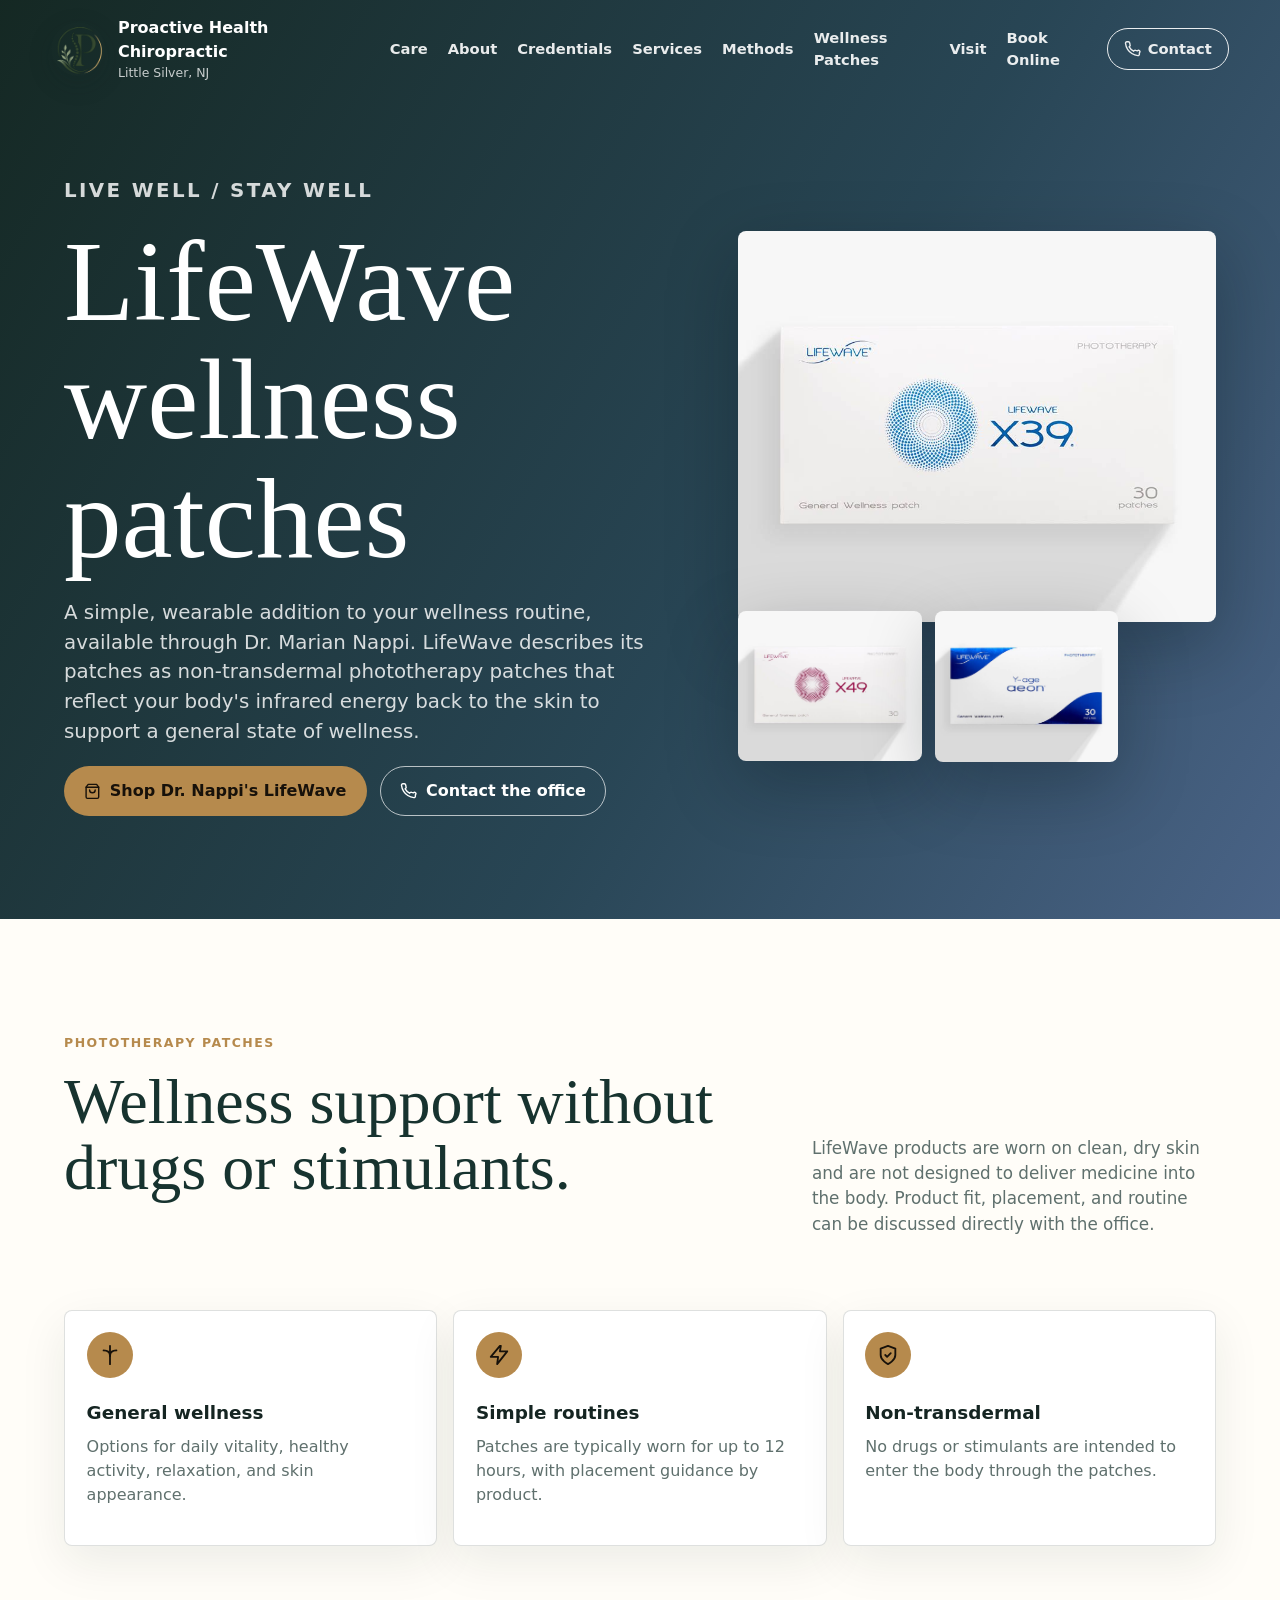
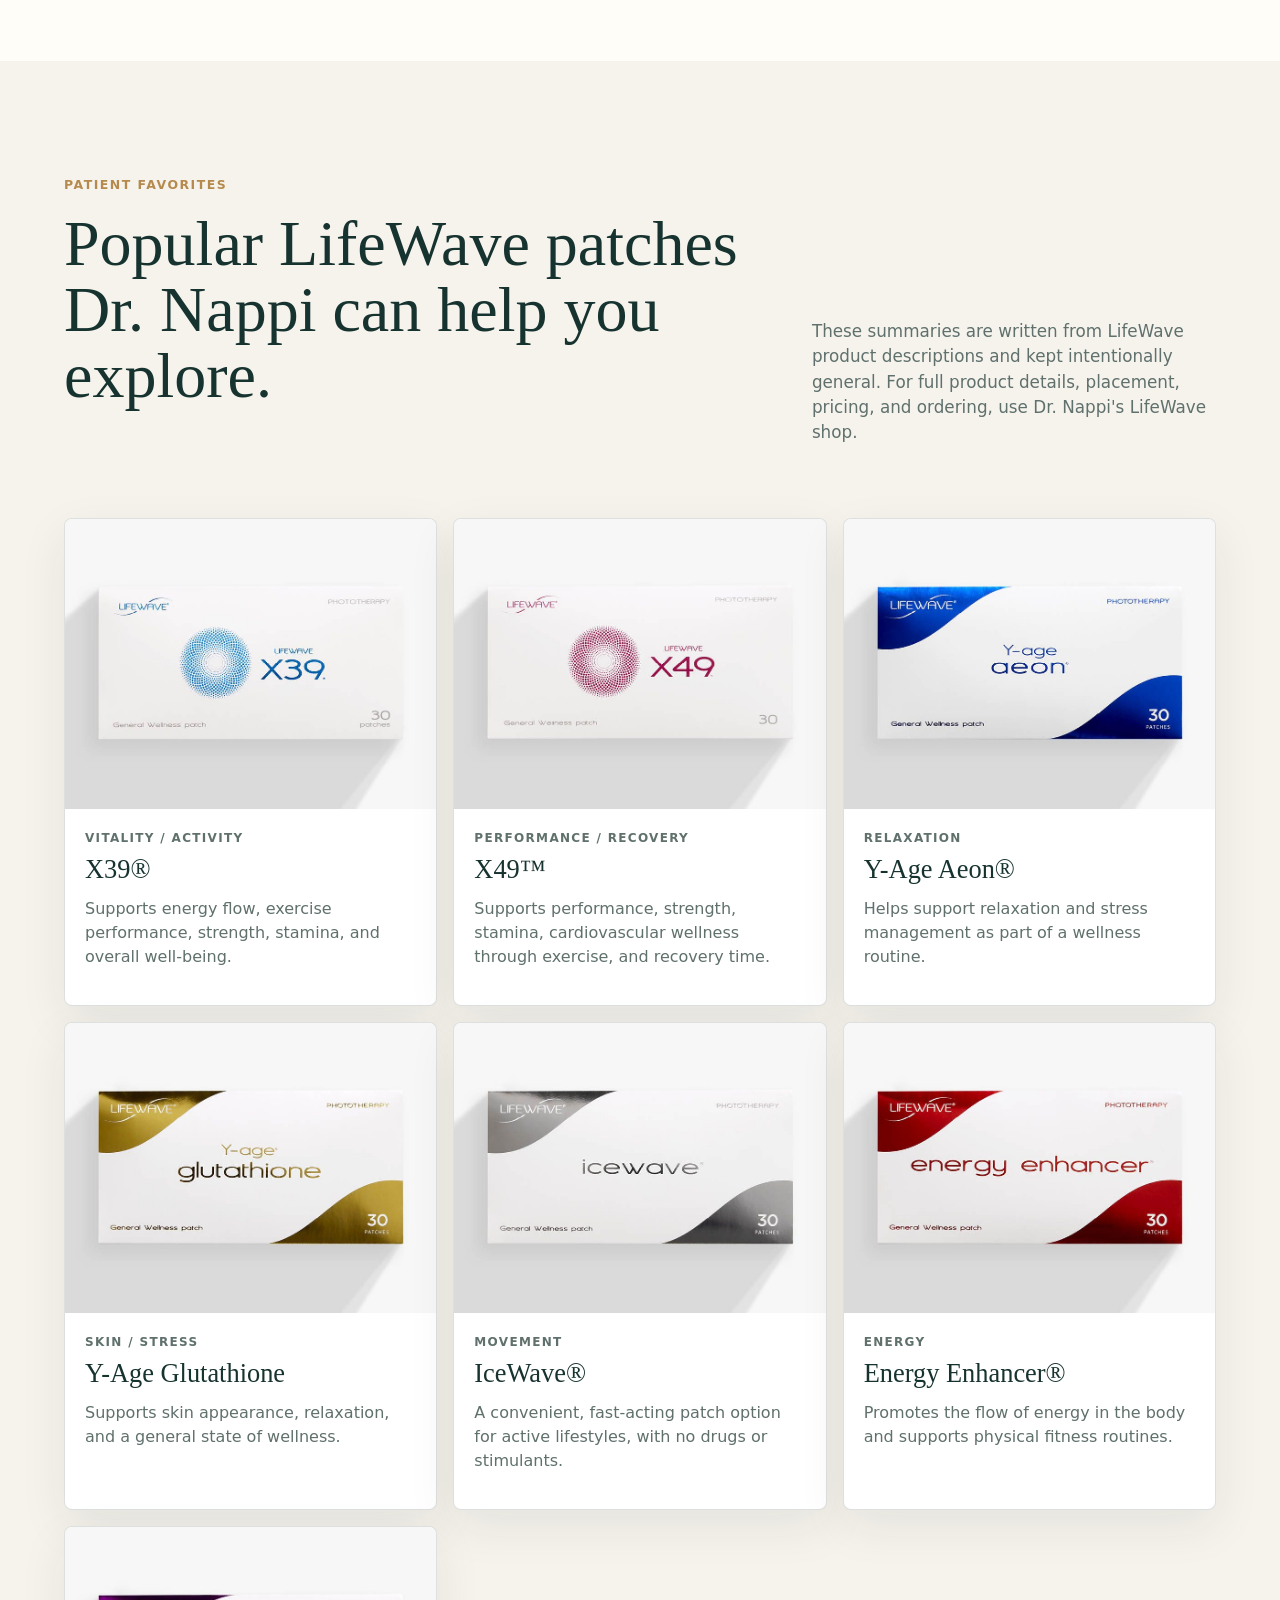
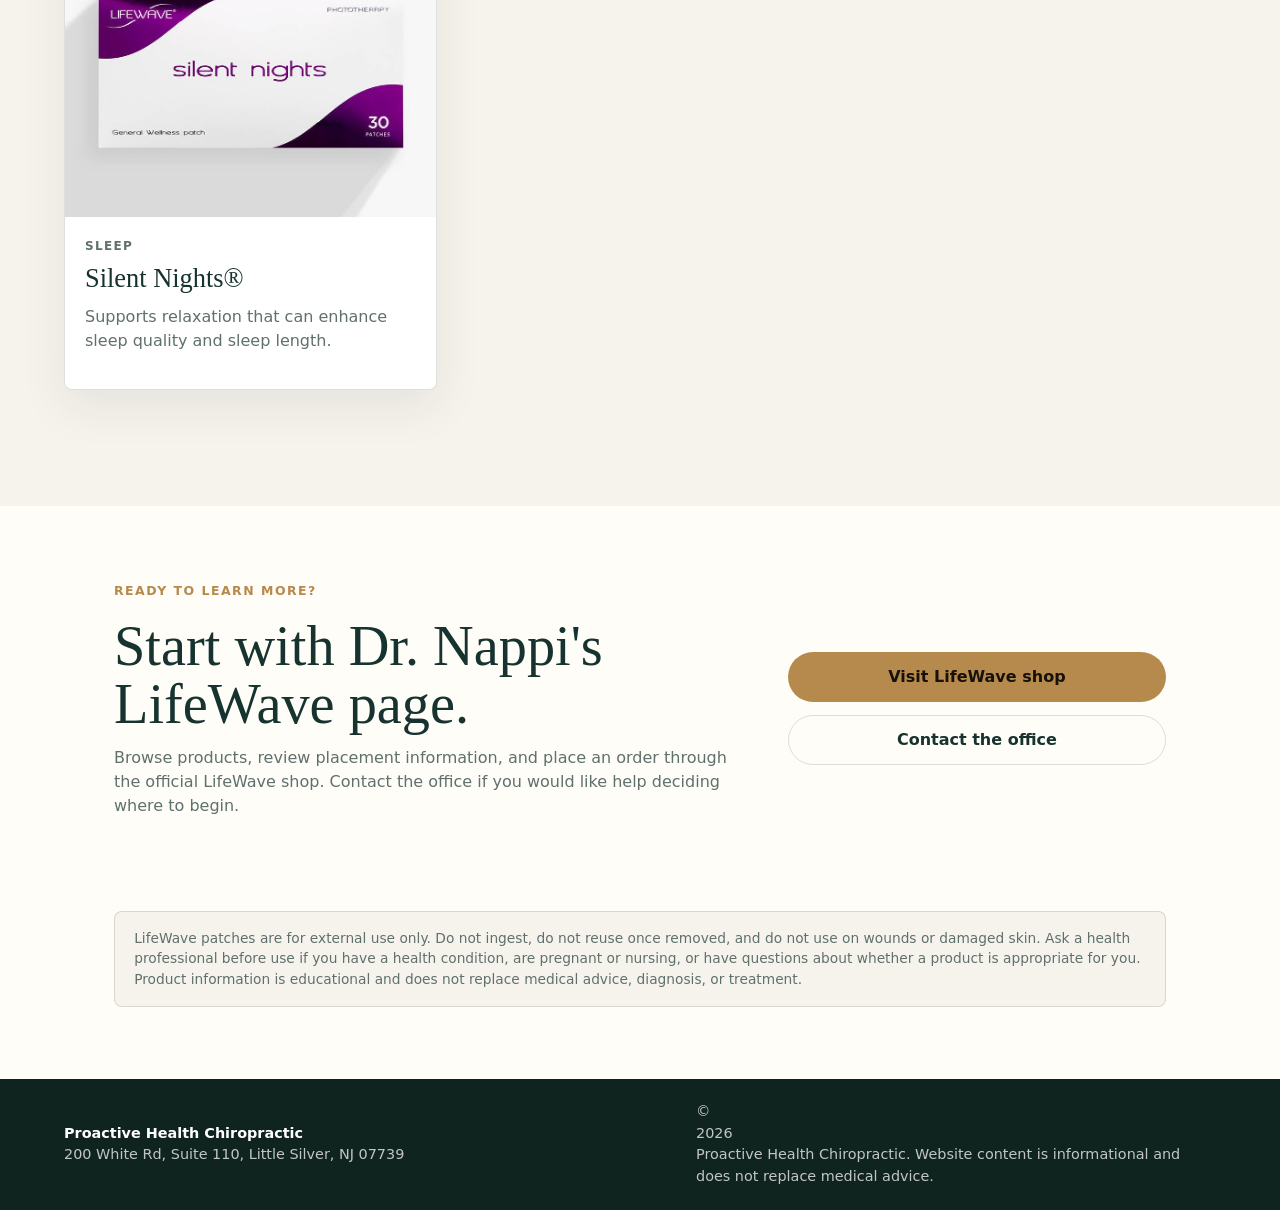
<file: lifewave.html>
<!doctype html>
<html lang="en">
  <head>
    <meta charset="utf-8" />
    <meta name="viewport" content="width=device-width, initial-scale=1" />
    <title>LifeWave Wellness Patches | Proactive Health Chiropractic</title>
    <meta
      name="description"
      content="Learn about LifeWave wellness patches available through Dr. Marian Nappi at Proactive Health Chiropractic in Little Silver, NJ."
    />
    <meta name="theme-color" content="#17332f" />
    <link rel="icon" href="assets/favicon.svg" type="image/svg+xml" />
    <link rel="icon" href="assets/favicon-512.png" type="image/png" sizes="512x512" />
    <link rel="apple-touch-icon" href="assets/apple-touch-icon.png" />
    <link rel="canonical" href="https://proactivehealthchiropractic.com/lifewave.html" />
    <meta property="og:type" content="website" />
    <meta property="og:site_name" content="Proactive Health Chiropractic" />
    <meta property="og:title" content="LifeWave Wellness Patches | Proactive Health Chiropractic" />
    <meta
      property="og:description"
      content="Learn about LifeWave wellness patches available through Dr. Marian Nappi in Little Silver, NJ."
    />
    <meta property="og:url" content="https://proactivehealthchiropractic.com/lifewave.html" />
    <meta property="og:image" content="https://proactivehealthchiropractic.com/assets/social-preview.jpg" />
    <meta property="og:image:secure_url" content="https://proactivehealthchiropractic.com/assets/social-preview.jpg" />
    <meta property="og:image:type" content="image/jpeg" />
    <meta property="og:image:width" content="1200" />
    <meta property="og:image:height" content="630" />
    <meta property="og:image:alt" content="Proactive Health Chiropractic in Little Silver, NJ" />
    <meta name="twitter:card" content="summary_large_image" />
    <meta name="twitter:title" content="LifeWave Wellness Patches | Proactive Health Chiropractic" />
    <meta
      name="twitter:description"
      content="Learn about LifeWave wellness patches available through Dr. Marian Nappi in Little Silver, NJ."
    />
    <meta name="twitter:image" content="https://proactivehealthchiropractic.com/assets/social-preview.jpg" />
    <link rel="preload" href="assets/lifewave-x39.jpg" as="image" />
    <link rel="stylesheet" href="styles.css" />
    <script defer src="script.js"></script>
  </head>
  <body class="lifewave-page">
    <a class="skip-link" href="#main">Skip to content</a>

    <header class="site-header" data-header>
      <a class="brand" href="index.html#home" aria-label="Proactive Health Chiropractic home">
        <img class="brand-logo" src="assets/proactive-health-logo.png" alt="" />
        <span>
          <strong>Proactive Health Chiropractic</strong>
          <em>Little Silver, NJ</em>
        </span>
      </a>

      <button class="nav-toggle" type="button" aria-expanded="false" aria-controls="site-nav" data-nav-toggle>
        <svg viewBox="0 0 24 24" aria-hidden="true">
          <path d="M4 7h16M4 12h16M4 17h16" />
        </svg>
        <span class="sr-only">Open navigation</span>
      </button>

      <nav class="site-nav" id="site-nav" data-nav>
        <a href="index.html#care">Care</a>
        <a href="about.html">About</a>
        <a href="index.html#credentials">Credentials</a>
        <a href="index.html#services">Services</a>
        <a href="index.html#methods">Methods</a>
        <a href="lifewave.html">Wellness Patches</a>
        <a href="index.html#visit">Visit</a>
        <a href="appointment.html">Book Online</a>
        <a class="nav-call" href="index.html#contact">
          <svg viewBox="0 0 24 24" aria-hidden="true">
            <path d="M22 16.92v2a2 2 0 0 1-2.18 2 19.79 19.79 0 0 1-8.63-3.07 19.5 19.5 0 0 1-6-6A19.79 19.79 0 0 1 2.12 3.2 2 2 0 0 1 4.11 1h2a2 2 0 0 1 2 1.72c.12.9.32 1.77.59 2.61a2 2 0 0 1-.45 2.11L7.4 8.29a16 16 0 0 0 6.31 6.31l.85-.85a2 2 0 0 1 2.11-.45c.84.27 1.71.47 2.61.59A2 2 0 0 1 22 16.92Z" />
          </svg>
          Contact
        </a>
      </nav>
    </header>

    <main id="main">
      <section class="lifewave-hero" aria-labelledby="lifewave-title">
        <div class="lifewave-hero-copy">
          <p class="eyebrow">Live Well / Stay Well</p>
          <h1 id="lifewave-title">LifeWave wellness patches</h1>
          <p>
            A simple, wearable addition to your wellness routine, available through Dr. Marian Nappi. LifeWave describes
            its patches as non-transdermal phototherapy patches that reflect your body's infrared energy back to the
            skin to support a general state of wellness.
          </p>
          <div class="hero-actions" aria-label="LifeWave actions">
            <a class="button button-primary" href="https://www.lifewave.com/drmariannappi" target="_blank" rel="noreferrer">
              <svg viewBox="0 0 24 24" aria-hidden="true">
                <path d="M6 2 3 6v14a2 2 0 0 0 2 2h14a2 2 0 0 0 2-2V6l-3-4Z" />
                <path d="M3 6h18" />
                <path d="M16 10a4 4 0 0 1-8 0" />
              </svg>
              Shop Dr. Nappi's LifeWave
            </a>
            <a class="button button-secondary" href="index.html#contact">
              <svg viewBox="0 0 24 24" aria-hidden="true">
                <path d="M22 16.92v2a2 2 0 0 1-2.18 2 19.79 19.79 0 0 1-8.63-3.07 19.5 19.5 0 0 1-6-6A19.79 19.79 0 0 1 2.12 3.2 2 2 0 0 1 4.11 1h2a2 2 0 0 1 2 1.72c.12.9.32 1.77.59 2.61a2 2 0 0 1-.45 2.11L7.4 8.29a16 16 0 0 0 6.31 6.31l.85-.85a2 2 0 0 1 2.11-.45c.84.27 1.71.47 2.61.59A2 2 0 0 1 22 16.92Z" />
              </svg>
              Contact the office
            </a>
          </div>
        </div>
        <div class="lifewave-hero-products" aria-label="Featured LifeWave products">
          <img class="product-main" src="assets/lifewave-x39.jpg" alt="LifeWave X39 patch box" />
          <img src="assets/lifewave-x49.jpg" alt="LifeWave X49 patch box" />
          <img src="assets/lifewave-aeon.jpg" alt="LifeWave Y-Age Aeon patch box" />
        </div>
      </section>

      <section class="section lifewave-intro">
        <div class="section-heading">
          <div>
            <div class="section-kicker">Phototherapy Patches</div>
            <h2>Wellness support without drugs or stimulants.</h2>
          </div>
          <p>
            LifeWave products are worn on clean, dry skin and are not designed to deliver medicine into the body. Product
            fit, placement, and routine can be discussed directly with the office.
          </p>
        </div>
        <div class="patch-pillars">
          <article>
            <span class="icon-badge">
              <svg viewBox="0 0 24 24" aria-hidden="true">
                <path d="M12 2v20" />
                <path d="M5 7c4 0 7 2 7 6" />
                <path d="M19 7c-4 0-7 2-7 6" />
              </svg>
            </span>
            <h3>General wellness</h3>
            <p>Options for daily vitality, healthy activity, relaxation, and skin appearance.</p>
          </article>
          <article>
            <span class="icon-badge">
              <svg viewBox="0 0 24 24" aria-hidden="true">
                <path d="M13 2 3 14h8l-1 8 11-14h-8l1-6Z" />
              </svg>
            </span>
            <h3>Simple routines</h3>
            <p>Patches are typically worn for up to 12 hours, with placement guidance by product.</p>
          </article>
          <article>
            <span class="icon-badge">
              <svg viewBox="0 0 24 24" aria-hidden="true">
                <path d="M12 22s8-4 8-10V5l-8-3-8 3v7c0 6 8 10 8 10Z" />
                <path d="m9 12 2 2 4-4" />
              </svg>
            </span>
            <h3>Non-transdermal</h3>
            <p>No drugs or stimulants are intended to enter the body through the patches.</p>
          </article>
        </div>
      </section>

      <section class="section product-section" aria-labelledby="favorites-title">
        <div class="section-heading">
          <div>
            <div class="section-kicker">Patient Favorites</div>
            <h2 id="favorites-title">Popular LifeWave patches Dr. Nappi can help you explore.</h2>
          </div>
          <p>
            These summaries are written from LifeWave product descriptions and kept intentionally general. For full
            product details, placement, pricing, and ordering, use Dr. Nappi's LifeWave shop.
          </p>
        </div>

        <div class="product-grid">
          <article class="product-card">
            <img src="assets/lifewave-x39.jpg" alt="LifeWave X39 patch box" />
            <div>
              <p class="product-tag">Vitality / Activity</p>
              <h3>X39&reg;</h3>
              <p>Supports energy flow, exercise performance, strength, stamina, and overall well-being.</p>
            </div>
          </article>
          <article class="product-card">
            <img src="assets/lifewave-x49.jpg" alt="LifeWave X49 patch box" />
            <div>
              <p class="product-tag">Performance / Recovery</p>
              <h3>X49&trade;</h3>
              <p>Supports performance, strength, stamina, cardiovascular wellness through exercise, and recovery time.</p>
            </div>
          </article>
          <article class="product-card">
            <img src="assets/lifewave-aeon.jpg" alt="LifeWave Y-Age Aeon patch box" />
            <div>
              <p class="product-tag">Relaxation</p>
              <h3>Y-Age Aeon&reg;</h3>
              <p>Helps support relaxation and stress management as part of a wellness routine.</p>
            </div>
          </article>
          <article class="product-card">
            <img src="assets/lifewave-glutathione.jpg" alt="LifeWave Y-Age Glutathione patch box" />
            <div>
              <p class="product-tag">Skin / Stress</p>
              <h3>Y-Age Glutathione</h3>
              <p>Supports skin appearance, relaxation, and a general state of wellness.</p>
            </div>
          </article>
          <article class="product-card">
            <img src="assets/lifewave-icewave.jpg" alt="LifeWave IceWave patch box" />
            <div>
              <p class="product-tag">Movement</p>
              <h3>IceWave&reg;</h3>
              <p>A convenient, fast-acting patch option for active lifestyles, with no drugs or stimulants.</p>
            </div>
          </article>
          <article class="product-card">
            <img src="assets/lifewave-energy-enhancer.jpg" alt="LifeWave Energy Enhancer patch box" />
            <div>
              <p class="product-tag">Energy</p>
              <h3>Energy Enhancer&reg;</h3>
              <p>Promotes the flow of energy in the body and supports physical fitness routines.</p>
            </div>
          </article>
          <article class="product-card">
            <img src="assets/lifewave-silent-nights.jpg" alt="LifeWave Silent Nights patch box" />
            <div>
              <p class="product-tag">Sleep</p>
              <h3>Silent Nights&reg;</h3>
              <p>Supports relaxation that can enhance sleep quality and sleep length.</p>
            </div>
          </article>
        </div>
      </section>

      <section class="section lifewave-cta">
        <div>
          <div class="section-kicker">Ready To Learn More?</div>
          <h2>Start with Dr. Nappi's LifeWave page.</h2>
          <p>
            Browse products, review placement information, and place an order through the official LifeWave shop.
            Contact the office if you would like help deciding where to begin.
          </p>
        </div>
        <div class="lifewave-cta-actions">
          <a class="button button-primary" href="https://www.lifewave.com/drmariannappi" target="_blank" rel="noreferrer">
            Visit LifeWave shop
          </a>
          <a class="button button-outline" href="index.html#contact">Contact the office</a>
        </div>
      </section>

      <section class="lifewave-disclaimer" aria-label="LifeWave product disclaimer">
        <p>
          LifeWave patches are for external use only. Do not ingest, do not reuse once removed, and do not use on wounds
          or damaged skin. Ask a health professional before use if you have a health condition, are pregnant or nursing,
          or have questions about whether a product is appropriate for you. Product information is educational and does
          not replace medical advice, diagnosis, or treatment.
        </p>
      </section>
    </main>

    <footer class="site-footer">
      <div>
        <strong>Proactive Health Chiropractic</strong>
        <span>200 White Rd, Suite 110, Little Silver, NJ 07739</span>
      </div>
      <p>
        &copy; <span data-year></span> Proactive Health Chiropractic. Website content is informational and does not replace medical advice.
      </p>
    </footer>
  </body>
</html>
</file>
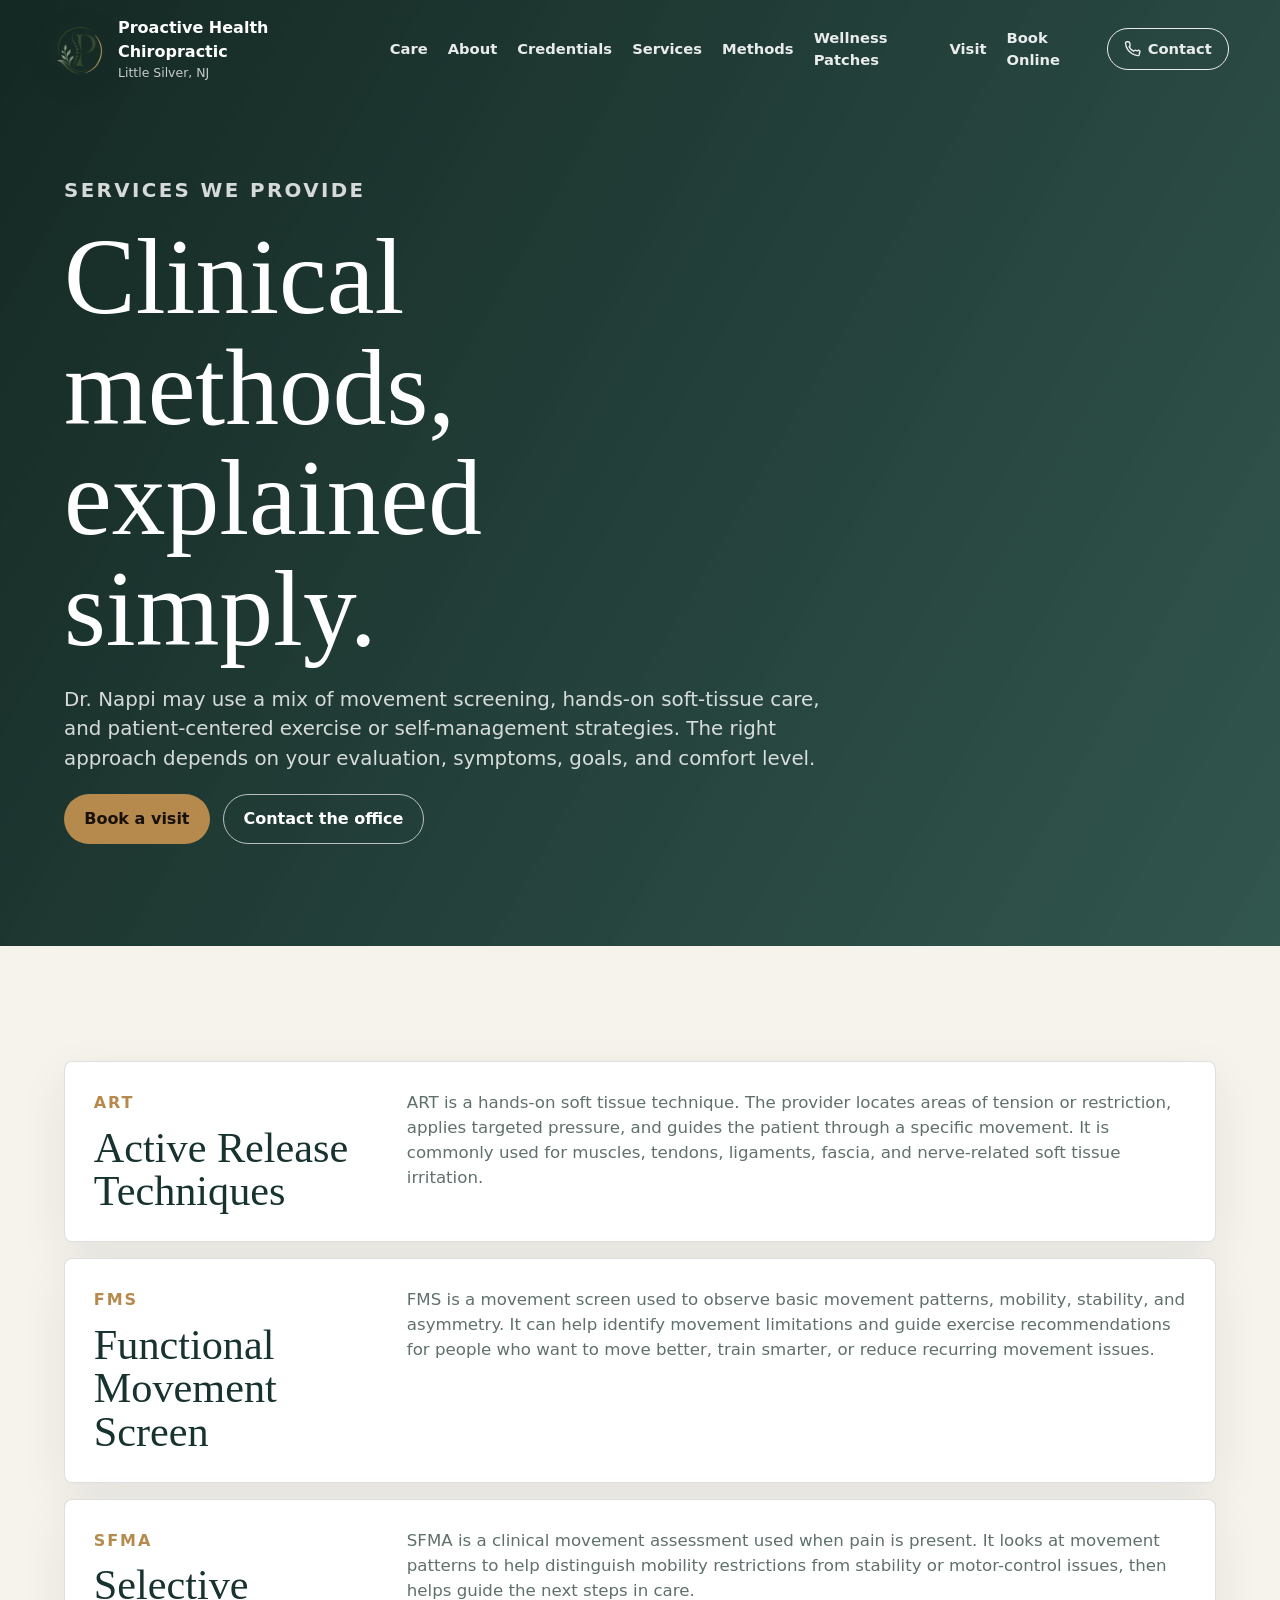
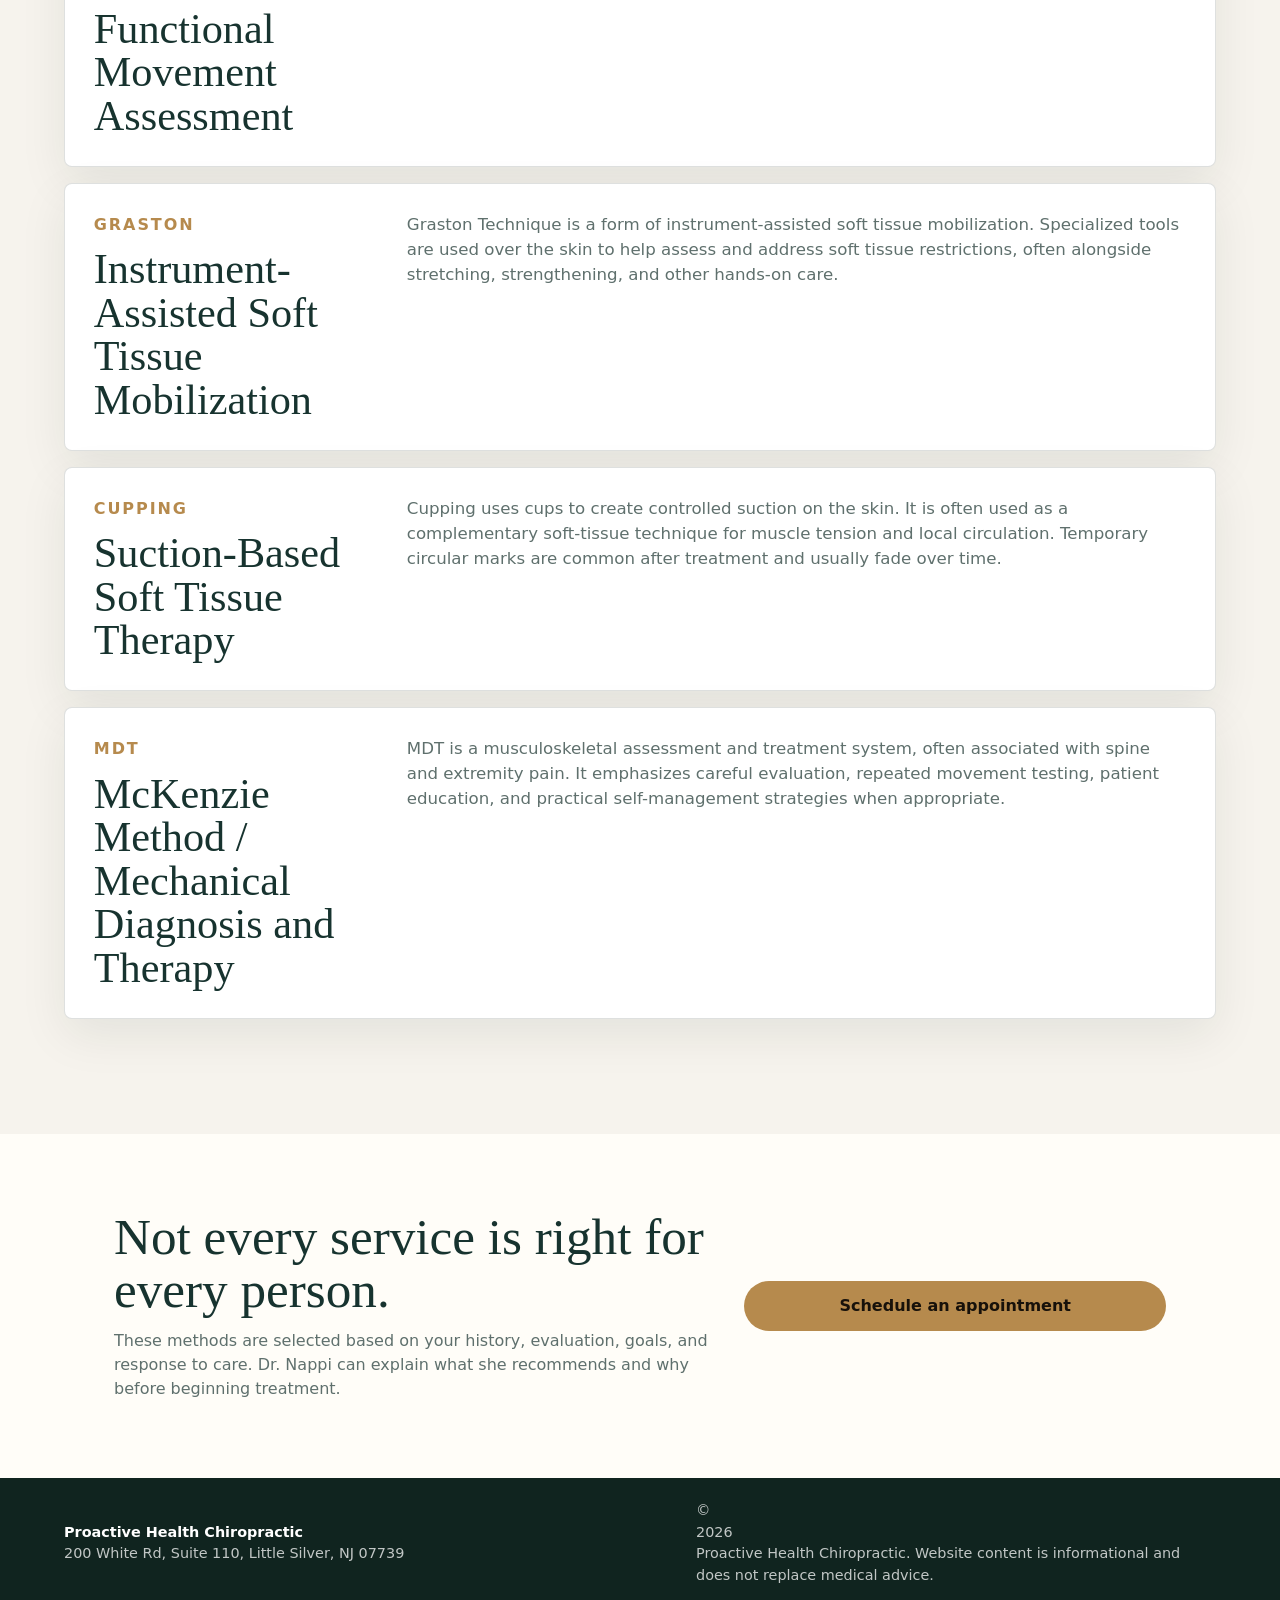
<file: methods.html>
<!doctype html>
<html lang="en">
  <head>
    <meta charset="utf-8" />
    <meta name="viewport" content="width=device-width, initial-scale=1" />
    <title>Clinical Methods & Services | Proactive Health Chiropractic</title>
    <meta
      name="description"
      content="Learn about ART, FMS, SFMA, Graston, cupping, and MDT services provided by Proactive Health Chiropractic in Little Silver, NJ."
    />
    <meta name="theme-color" content="#17332f" />
    <link rel="icon" href="assets/favicon.svg" type="image/svg+xml" />
    <link rel="icon" href="assets/favicon-512.png" type="image/png" sizes="512x512" />
    <link rel="apple-touch-icon" href="assets/apple-touch-icon.png" />
    <link rel="canonical" href="https://proactivehealthchiropractic.com/methods.html" />
    <meta property="og:type" content="website" />
    <meta property="og:site_name" content="Proactive Health Chiropractic" />
    <meta property="og:title" content="Clinical Methods & Services | Proactive Health Chiropractic" />
    <meta
      property="og:description"
      content="Learn about ART, FMS, SFMA, Graston, cupping, and MDT services in Little Silver, NJ."
    />
    <meta property="og:url" content="https://proactivehealthchiropractic.com/methods.html" />
    <meta property="og:image" content="https://proactivehealthchiropractic.com/assets/social-preview.jpg" />
    <meta property="og:image:secure_url" content="https://proactivehealthchiropractic.com/assets/social-preview.jpg" />
    <meta property="og:image:type" content="image/jpeg" />
    <meta property="og:image:width" content="1200" />
    <meta property="og:image:height" content="630" />
    <meta property="og:image:alt" content="Proactive Health Chiropractic in Little Silver, NJ" />
    <meta name="twitter:card" content="summary_large_image" />
    <meta name="twitter:title" content="Clinical Methods & Services | Proactive Health Chiropractic" />
    <meta
      name="twitter:description"
      content="Learn about ART, FMS, SFMA, Graston, cupping, and MDT services in Little Silver, NJ."
    />
    <meta name="twitter:image" content="https://proactivehealthchiropractic.com/assets/social-preview.jpg" />
    <link rel="stylesheet" href="styles.css" />
    <script defer src="script.js"></script>
  </head>
  <body class="methods-page">
    <a class="skip-link" href="#main">Skip to content</a>

    <header class="site-header" data-header>
      <a class="brand" href="index.html#home" aria-label="Proactive Health Chiropractic home">
        <img class="brand-logo" src="assets/proactive-health-logo.png" alt="" />
        <span>
          <strong>Proactive Health Chiropractic</strong>
          <em>Little Silver, NJ</em>
        </span>
      </a>

      <button class="nav-toggle" type="button" aria-expanded="false" aria-controls="site-nav" data-nav-toggle>
        <svg viewBox="0 0 24 24" aria-hidden="true">
          <path d="M4 7h16M4 12h16M4 17h16" />
        </svg>
        <span class="sr-only">Open navigation</span>
      </button>

      <nav class="site-nav" id="site-nav" data-nav>
        <a href="index.html#care">Care</a>
        <a href="about.html">About</a>
        <a href="index.html#credentials">Credentials</a>
        <a href="index.html#services">Services</a>
        <a href="index.html#methods">Methods</a>
        <a href="lifewave.html">Wellness Patches</a>
        <a href="index.html#visit">Visit</a>
        <a href="appointment.html">Book Online</a>
        <a class="nav-call" href="index.html#contact">
          <svg viewBox="0 0 24 24" aria-hidden="true">
            <path d="M22 16.92v2a2 2 0 0 1-2.18 2 19.79 19.79 0 0 1-8.63-3.07 19.5 19.5 0 0 1-6-6A19.79 19.79 0 0 1 2.12 3.2 2 2 0 0 1 4.11 1h2a2 2 0 0 1 2 1.72c.12.9.32 1.77.59 2.61a2 2 0 0 1-.45 2.11L7.4 8.29a16 16 0 0 0 6.31 6.31l.85-.85a2 2 0 0 1 2.11-.45c.84.27 1.71.47 2.61.59A2 2 0 0 1 22 16.92Z" />
          </svg>
          Contact
        </a>
      </nav>
    </header>

    <main id="main">
      <section class="methods-hero" aria-labelledby="methods-page-title">
        <div>
          <p class="eyebrow">Services We Provide</p>
          <h1 id="methods-page-title">Clinical methods, explained simply.</h1>
          <p>
            Dr. Nappi may use a mix of movement screening, hands-on soft-tissue care, and patient-centered exercise or
            self-management strategies. The right approach depends on your evaluation, symptoms, goals, and comfort level.
          </p>
          <div class="hero-actions">
            <a class="button button-primary" href="appointment.html">Book a visit</a>
            <a class="button button-secondary" href="index.html#contact">Contact the office</a>
          </div>
        </div>
      </section>

      <section class="section methods-detail-section">
        <div class="method-detail-list">
          <article id="art">
            <div>
              <span>ART</span>
              <h2>Active Release Techniques</h2>
            </div>
            <p>
              ART is a hands-on soft tissue technique. The provider locates areas of tension or restriction, applies
              targeted pressure, and guides the patient through a specific movement. It is commonly used for muscles,
              tendons, ligaments, fascia, and nerve-related soft tissue irritation.
            </p>
          </article>

          <article id="fms">
            <div>
              <span>FMS</span>
              <h2>Functional Movement Screen</h2>
            </div>
            <p>
              FMS is a movement screen used to observe basic movement patterns, mobility, stability, and asymmetry. It
              can help identify movement limitations and guide exercise recommendations for people who want to move
              better, train smarter, or reduce recurring movement issues.
            </p>
          </article>

          <article id="sfma">
            <div>
              <span>SFMA</span>
              <h2>Selective Functional Movement Assessment</h2>
            </div>
            <p>
              SFMA is a clinical movement assessment used when pain is present. It looks at movement patterns to help
              distinguish mobility restrictions from stability or motor-control issues, then helps guide the next steps
              in care.
            </p>
          </article>

          <article id="graston">
            <div>
              <span>Graston</span>
              <h2>Instrument-Assisted Soft Tissue Mobilization</h2>
            </div>
            <p>
              Graston Technique is a form of instrument-assisted soft tissue mobilization. Specialized tools are used
              over the skin to help assess and address soft tissue restrictions, often alongside stretching, strengthening,
              and other hands-on care.
            </p>
          </article>

          <article id="cupping">
            <div>
              <span>Cupping</span>
              <h2>Suction-Based Soft Tissue Therapy</h2>
            </div>
            <p>
              Cupping uses cups to create controlled suction on the skin. It is often used as a complementary soft-tissue
              technique for muscle tension and local circulation. Temporary circular marks are common after treatment and
              usually fade over time.
            </p>
          </article>

          <article id="mdt">
            <div>
              <span>MDT</span>
              <h2>McKenzie Method / Mechanical Diagnosis and Therapy</h2>
            </div>
            <p>
              MDT is a musculoskeletal assessment and treatment system, often associated with spine and extremity pain.
              It emphasizes careful evaluation, repeated movement testing, patient education, and practical self-management
              strategies when appropriate.
            </p>
          </article>
        </div>
      </section>

      <section class="section method-note">
        <div>
          <h2>Not every service is right for every person.</h2>
          <p>
            These methods are selected based on your history, evaluation, goals, and response to care. Dr. Nappi can
            explain what she recommends and why before beginning treatment.
          </p>
        </div>
        <a class="button button-primary" href="appointment.html">Schedule an appointment</a>
      </section>
    </main>

    <footer class="site-footer">
      <div>
        <strong>Proactive Health Chiropractic</strong>
        <span>200 White Rd, Suite 110, Little Silver, NJ 07739</span>
      </div>
      <p>
        &copy; <span data-year></span> Proactive Health Chiropractic. Website content is informational and does not replace medical advice.
      </p>
    </footer>
  </body>
</html>
</file>
<file: styles.css>
:root {
  color-scheme: light;
  --ink: #152522;
  --muted: #5f706d;
  --deep: #17332f;
  --evergreen: #24584f;
  --sage: #dfe8df;
  --mist: #f6f3ed;
  --paper: #fffdf8;
  --line: rgba(21, 37, 34, 0.14);
  --gold: #b68a4d;
  --rose: #b98678;
  --shadow: 0 24px 70px rgba(18, 35, 31, 0.18);
  --radius: 8px;
  font-family:
    "Inter",
    "Segoe UI",
    system-ui,
    -apple-system,
    sans-serif;
}

* {
  box-sizing: border-box;
}

html {
  scroll-behavior: smooth;
}

body {
  margin: 0;
  background: var(--paper);
  color: var(--ink);
  line-height: 1.5;
  overflow-x: hidden;
}

img,
svg {
  display: block;
}

a {
  color: inherit;
  text-decoration: none;
}

button,
input,
textarea {
  font: inherit;
}

svg {
  fill: none;
  stroke: currentColor;
  stroke-linecap: round;
  stroke-linejoin: round;
  stroke-width: 2;
}

.skip-link,
.sr-only {
  position: absolute;
  width: 1px;
  height: 1px;
  padding: 0;
  margin: -1px;
  overflow: hidden;
  clip: rect(0, 0, 0, 0);
  white-space: nowrap;
  border: 0;
}

.skip-link:focus {
  z-index: 20;
  width: auto;
  height: auto;
  clip: auto;
  top: 1rem;
  left: 1rem;
  padding: 0.75rem 1rem;
  background: var(--paper);
  border: 1px solid var(--line);
}

.site-header {
  position: fixed;
  inset: 0 0 auto;
  z-index: 10;
  display: flex;
  align-items: center;
  justify-content: space-between;
  gap: 1.5rem;
  min-height: 78px;
  padding: 1rem clamp(1rem, 4vw, 3.5rem);
  color: white;
  transition:
    background 180ms ease,
    box-shadow 180ms ease,
    color 180ms ease;
}

.site-header.is-scrolled {
  background: rgba(255, 253, 248, 0.94);
  color: var(--deep);
  box-shadow: 0 10px 40px rgba(18, 35, 31, 0.12);
  backdrop-filter: blur(14px);
}

.bio-page .site-header {
  color: var(--deep);
}

.brand {
  display: inline-flex;
  align-items: center;
  gap: 0.8rem;
  min-width: 0;
}

.brand > span {
  min-width: 0;
}

.brand-logo {
  width: 54px;
  height: 54px;
  flex: 0 0 54px;
  border-radius: 50%;
  object-fit: cover;
  object-position: center 32%;
  box-shadow: 0 8px 24px rgba(18, 35, 31, 0.18);
}

.brand strong,
.brand em {
  display: block;
}

.brand strong {
  font-size: 1rem;
  letter-spacing: 0;
}

.brand em {
  color: currentColor;
  font-size: 0.78rem;
  font-style: normal;
  opacity: 0.76;
}

.site-nav {
  display: flex;
  align-items: center;
  gap: 1.25rem;
  font-size: 0.92rem;
  font-weight: 650;
}

.site-nav a {
  opacity: 0.9;
}

.site-nav a:hover,
.site-nav a:focus-visible {
  opacity: 1;
}

.text-link {
  color: var(--deep);
  font-weight: 850;
  text-decoration: underline;
  text-decoration-thickness: 2px;
  text-underline-offset: 0.25em;
}

.text-link:hover,
.text-link:focus-visible {
  color: var(--gold);
}

.nav-call {
  display: inline-flex;
  align-items: center;
  gap: 0.45rem;
  min-height: 42px;
  padding: 0 1rem;
  border: 1px solid currentColor;
  border-radius: 999px;
}

.nav-call svg,
.button svg,
.contact-list svg {
  width: 1.05rem;
  height: 1.05rem;
}

.nav-toggle {
  display: none;
  place-items: center;
  width: 44px;
  height: 44px;
  color: inherit;
  background: transparent;
  border: 1px solid currentColor;
  border-radius: 999px;
}

.nav-toggle svg {
  width: 22px;
  height: 22px;
}

.hero {
  position: relative;
  min-height: 92vh;
  display: grid;
  align-items: end;
  overflow: hidden;
  background: var(--deep);
  color: white;
}

.hero-image {
  position: absolute;
  inset: 0;
  width: 100%;
  height: 100%;
  object-fit: cover;
}

.hero-scrim {
  position: absolute;
  inset: 0;
  background:
    linear-gradient(90deg, rgba(13, 32, 28, 0.9), rgba(13, 32, 28, 0.56) 43%, rgba(13, 32, 28, 0.08) 74%),
    linear-gradient(0deg, rgba(13, 32, 28, 0.7), transparent 44%);
}

.hero-content {
  position: relative;
  width: min(760px, 100%);
  padding: 10rem clamp(1rem, 5vw, 5rem) clamp(5.5rem, 10vh, 8rem);
}

.eyebrow,
.section-kicker {
  margin: 0 0 1rem;
  color: var(--gold);
  font-size: 0.78rem;
  font-weight: 800;
  letter-spacing: 0.12em;
  text-transform: uppercase;
}

h1,
h2,
h3,
p {
  margin-top: 0;
}

h1,
h2 {
  font-family: Georgia, "Times New Roman", serif;
  font-weight: 500;
  line-height: 1.03;
}

h1 {
  max-width: 11ch;
  margin-bottom: 1.25rem;
  font-size: clamp(4rem, 11vw, 8.5rem);
}

.hero-copy {
  max-width: 690px;
  margin-bottom: 2rem;
  color: rgba(255, 255, 255, 0.88);
  font-size: clamp(1.12rem, 2vw, 1.35rem);
}

.hero-actions,
.contact-list {
  display: flex;
  flex-wrap: wrap;
  gap: 0.85rem;
}

.button {
  display: inline-flex;
  align-items: center;
  justify-content: center;
  gap: 0.55rem;
  min-height: 50px;
  padding: 0 1.2rem;
  border: 1px solid transparent;
  border-radius: 999px;
  font-weight: 800;
  transition:
    transform 160ms ease,
    background 160ms ease,
    border-color 160ms ease;
}

.button:hover,
.button:focus-visible {
  transform: translateY(-1px);
}

.button-primary {
  background: var(--gold);
  color: #17110a;
}

.button-secondary {
  border-color: rgba(255, 255, 255, 0.68);
  color: white;
}

.button-dark {
  background: var(--deep);
  color: white;
}

.button-outline {
  border-color: var(--line);
  color: var(--deep);
  background: transparent;
}

.hero-panel {
  position: absolute;
  right: clamp(1rem, 4vw, 4rem);
  bottom: clamp(1rem, 5vw, 4rem);
  width: min(360px, calc(100% - 2rem));
  padding: clamp(1.15rem, 2vw, 1.45rem);
  background: rgba(255, 253, 248, 0.92);
  color: var(--deep);
  border: 1px solid rgba(255, 255, 255, 0.65);
  border-radius: var(--radius);
  box-shadow: var(--shadow);
}

.hero-panel span,
.hero-panel small {
  display: block;
  color: var(--muted);
}

.hero-panel > span:first-child {
  margin-bottom: 0.35rem;
}

.hero-panel strong {
  display: block;
  margin: 0 0 0.25rem;
  font-family: Georgia, "Times New Roman", serif;
  font-size: clamp(1.6rem, 2vw, 1.9rem);
  line-height: 1.08;
}

.hero-panel-role {
  margin-bottom: 0.25rem;
  color: var(--deep);
  font-weight: 800;
}

.trust-band {
  display: grid;
  grid-template-columns: repeat(4, 1fr);
  border-bottom: 1px solid var(--line);
  background: var(--mist);
}

.trust-band div {
  min-height: 142px;
  padding: clamp(1.25rem, 3vw, 2rem);
  border-right: 1px solid var(--line);
}

.trust-band div:last-child {
  border-right: 0;
}

.trust-band strong {
  display: block;
  margin-bottom: 0.45rem;
  color: var(--deep);
  font-family: Georgia, "Times New Roman", serif;
  font-size: clamp(1.5rem, 3vw, 2.25rem);
  font-weight: 500;
  line-height: 1.05;
}

.trust-band span {
  color: var(--muted);
  font-size: 0.96rem;
}

.section {
  padding: clamp(4.5rem, 9vw, 8rem) clamp(1rem, 5vw, 5rem);
}

.credentials.section {
  padding-top: clamp(3.5rem, 7vw, 5.6rem);
  padding-bottom: clamp(3.5rem, 7vw, 5.6rem);
}

.intro-grid,
.section-heading,
.service-layout,
.method-summary-grid,
.methods-learn-more,
.visit-content {
  width: min(1180px, 100%);
  margin: 0 auto;
}

.intro-grid {
  display: grid;
  grid-template-columns: minmax(0, 1fr) minmax(320px, 0.78fr);
  gap: clamp(2rem, 5vw, 5rem);
  align-items: start;
}

h2 {
  color: var(--deep);
  font-size: clamp(2.35rem, 5vw, 4.7rem);
}

.intro-copy {
  color: var(--muted);
  font-size: 1.08rem;
}

.section-heading {
  display: grid;
  grid-template-columns: minmax(0, 0.88fr) minmax(280px, 0.52fr);
  gap: clamp(2rem, 5vw, 4rem);
  align-items: end;
  margin-bottom: clamp(2rem, 5vw, 3.5rem);
}

.section-heading p {
  color: var(--muted);
  font-size: 1.05rem;
}

.credentials {
  background: var(--deep);
  color: white;
}

.credentials h2 {
  color: white;
}

.credentials .section-heading {
  margin-bottom: clamp(1.5rem, 3.5vw, 2.4rem);
}

.credentials h2 {
  max-width: 780px;
  font-size: clamp(2.1rem, 4.2vw, 3.8rem);
}

.credentials .section-heading p,
.credentials .credential-card p {
  color: rgba(255, 255, 255, 0.74);
}

.credential-grid {
  width: min(1180px, 100%);
  margin: 0 auto;
  display: grid;
  grid-template-columns: repeat(4, 1fr);
  gap: 1rem;
}

.credential-card {
  min-height: 178px;
  padding: 1.1rem;
  border: 1px solid rgba(255, 255, 255, 0.16);
  border-radius: var(--radius);
  background: rgba(255, 255, 255, 0.045);
}

.credential-card h3 {
  margin-bottom: 0.55rem;
}

.credential-card p {
  margin-bottom: 0;
  font-size: 0.95rem;
}

.icon-badge {
  display: grid;
  place-items: center;
  width: 46px;
  height: 46px;
  margin-bottom: 1.5rem;
  color: #17110a;
  background: var(--gold);
  border-radius: 50%;
}

.icon-badge svg {
  width: 22px;
  height: 22px;
}

h3 {
  margin-bottom: 0.7rem;
  font-size: 1.15rem;
  line-height: 1.2;
}

.service-layout {
  display: grid;
  grid-template-columns: minmax(0, 1fr) minmax(300px, 0.42fr);
  gap: clamp(1.25rem, 4vw, 3rem);
}

.service-list {
  display: grid;
  grid-template-columns: repeat(2, 1fr);
  gap: 1rem;
}

.service-list article,
.quote-panel,
.appointment-card {
  border: 1px solid var(--line);
  border-radius: var(--radius);
  background: white;
  box-shadow: 0 16px 48px rgba(18, 35, 31, 0.08);
}

.service-list article {
  min-height: 196px;
  padding: 1.35rem;
}

.service-list p {
  color: var(--muted);
}

.quote-panel {
  display: flex;
  flex-direction: column;
  justify-content: space-between;
  min-height: 100%;
  padding: clamp(1.5rem, 4vw, 2rem);
  background:
    linear-gradient(rgba(255, 253, 248, 0.9), rgba(255, 253, 248, 0.9)),
    linear-gradient(135deg, var(--sage), rgba(185, 134, 120, 0.32));
}

.quote-panel p {
  color: var(--deep);
  font-family: Georgia, "Times New Roman", serif;
  font-size: clamp(1.55rem, 2.7vw, 2.25rem);
  line-height: 1.12;
}

.quote-panel span {
  color: var(--muted);
  font-weight: 750;
}

.methods-overview {
  background: var(--paper);
  border-top: 1px solid var(--line);
}

.methods-overview h2 {
  max-width: 780px;
  font-size: clamp(2.15rem, 4.4vw, 4rem);
}

.method-summary-grid {
  display: grid;
  grid-template-columns: repeat(3, 1fr);
  gap: 1rem;
}

.method-summary-grid article {
  min-height: 190px;
  padding: 1.15rem;
  border: 1px solid var(--line);
  border-radius: var(--radius);
  background: white;
  box-shadow: 0 16px 48px rgba(18, 35, 31, 0.08);
}

.method-summary-grid strong {
  display: inline-block;
  margin-bottom: 0.8rem;
  color: var(--gold);
  font-size: 0.8rem;
  font-weight: 900;
  letter-spacing: 0.1em;
  text-transform: uppercase;
}

.method-summary-grid h3 {
  color: var(--deep);
  font-family: Georgia, "Times New Roman", serif;
  font-size: 1.3rem;
  font-weight: 500;
}

.method-summary-grid p {
  margin-bottom: 0;
  color: var(--muted);
}

.methods-learn-more {
  margin-top: 1.4rem;
}

.lifewave-preview {
  padding: 0 clamp(1rem, 4vw, 2rem) clamp(3rem, 6vw, 4.5rem);
  background: var(--paper);
  border-bottom: 1px solid var(--line);
}

.lifewave-feature {
  width: min(820px, 100%);
  margin: -1.25rem max(1rem, calc((100vw - 1180px) / 2)) 0 auto;
  display: grid;
  grid-template-columns: minmax(0, 1fr) minmax(210px, 0.55fr);
  gap: clamp(1rem, 3vw, 1.6rem);
  align-items: center;
  padding: clamp(1rem, 3vw, 1.35rem);
  border: 1px solid var(--line);
  border-radius: var(--radius);
  background:
    linear-gradient(105deg, rgba(255, 255, 255, 0.95), rgba(247, 244, 239, 0.9)),
    radial-gradient(circle at 92% 12%, rgba(40, 111, 181, 0.14), transparent 34%);
  box-shadow: 0 12px 34px rgba(18, 35, 31, 0.08);
}

.lifewave-feature h2 {
  max-width: 380px;
  font-size: clamp(1.7rem, 2.9vw, 2.35rem);
}

.lifewave-feature p {
  max-width: 480px;
  margin-bottom: 0.8rem;
  color: var(--muted);
  font-size: 0.96rem;
}

.feature-link {
  display: inline-flex;
  align-items: center;
  gap: 0.55rem;
  color: var(--deep);
  font-weight: 850;
}

.feature-link svg {
  width: 1.05rem;
  height: 1.05rem;
}

.lifewave-product-stack {
  display: grid;
  grid-template-columns: repeat(3, minmax(0, 1fr));
  align-items: center;
  gap: 0.45rem;
}

.lifewave-product-stack img {
  width: 100%;
  aspect-ratio: 1.28;
  object-fit: cover;
  border-radius: 6px;
  box-shadow: 0 10px 24px rgba(25, 44, 60, 0.12);
}

.lifewave-product-stack img:first-child {
  grid-column: auto;
  grid-row: auto;
}

.lifewave-product-stack img:nth-child(2) {
  grid-column: auto;
  grid-row: auto;
  transform: none;
}

.lifewave-product-stack img:nth-child(3) {
  grid-column: auto;
  grid-row: auto;
  transform: none;
}

.visit {
  background: var(--mist);
}

.visit-content {
  display: grid;
  grid-template-columns: minmax(0, 0.9fr) minmax(320px, 0.58fr);
  gap: clamp(2rem, 5vw, 4rem);
  align-items: start;
}

.visit-content > div > p {
  max-width: 660px;
  color: var(--muted);
  font-size: 1.08rem;
}

.contact-list {
  margin-top: 2rem;
}

.contact-list a,
.contact-item {
  display: inline-flex;
  align-items: center;
  gap: 0.6rem;
  min-height: 48px;
  padding: 0 1rem;
  border: 1px solid var(--line);
  border-radius: 999px;
  background: rgba(255, 255, 255, 0.72);
  color: var(--deep);
  font-weight: 750;
}

.appointment-card {
  padding: clamp(1.25rem, 3vw, 1.75rem);
}

.appointment-card h3 {
  color: var(--deep);
  font-family: Georgia, "Times New Roman", serif;
  font-size: 1.75rem;
  font-weight: 500;
}

.appointment-card > p:not(.eyebrow):not(.form-note) {
  color: var(--muted);
}

.booking-mini-list {
  display: grid;
  gap: 0.55rem;
  margin: 1.3rem 0;
}

.booking-mini-list span {
  padding: 0.7rem 0.85rem;
  border: 1px solid var(--line);
  border-radius: var(--radius);
  background: var(--mist);
  color: var(--deep);
  font-weight: 750;
}

label {
  display: grid;
  gap: 0.42rem;
  margin-bottom: 1rem;
  color: var(--deep);
  font-size: 0.9rem;
  font-weight: 800;
}

input,
textarea {
  width: 100%;
  border: 1px solid var(--line);
  border-radius: var(--radius);
  padding: 0.85rem 0.95rem;
  background: var(--paper);
  color: var(--ink);
  outline: none;
}

input:focus,
textarea:focus {
  border-color: var(--evergreen);
  box-shadow: 0 0 0 4px rgba(36, 88, 79, 0.12);
}

textarea {
  resize: vertical;
}

.appointment-card .button {
  width: 100%;
}

.form-note {
  margin: 1rem 0 0;
  color: var(--muted);
  font-size: 0.82rem;
}

.site-footer {
  display: flex;
  align-items: center;
  justify-content: space-between;
  gap: 1rem;
  padding: 1.4rem clamp(1rem, 5vw, 5rem);
  background: #10241f;
  color: rgba(255, 255, 255, 0.74);
  font-size: 0.9rem;
}

.site-footer strong,
.site-footer span {
  display: block;
}

.site-footer strong {
  color: white;
}

.site-footer p {
  margin: 0;
  max-width: 520px;
}

.booking-page {
  background: var(--paper);
}

.booking-page .site-header {
  color: var(--deep);
}

.booking-hero {
  padding: clamp(8rem, 14vw, 11rem) clamp(1rem, 5vw, 5rem) clamp(4rem, 8vw, 7rem);
  background:
    linear-gradient(120deg, rgba(23, 51, 47, 0.94), rgba(36, 88, 79, 0.74)),
    url("assets/proactive-chiropractic-hero.png") center / cover;
  color: white;
}

.booking-hero-content,
.booking-shell,
.process-steps,
.booking-note {
  width: min(1180px, 100%);
  margin: 0 auto;
}

.booking-hero h1 {
  max-width: 880px;
  margin-bottom: 1.3rem;
  font-size: clamp(3.2rem, 8vw, 6.7rem);
}

.booking-hero p {
  max-width: 720px;
  color: rgba(255, 255, 255, 0.84);
  font-size: clamp(1.08rem, 2vw, 1.28rem);
}

.booking-section {
  background: var(--mist);
}

.booking-shell {
  display: grid;
  grid-template-columns: minmax(290px, 0.42fr) minmax(0, 1fr);
  gap: clamp(1.5rem, 4vw, 3rem);
  align-items: start;
}

.portal-card,
.booking-grid article,
.process-steps article {
  border: 1px solid var(--line);
  border-radius: var(--radius);
  background: white;
  box-shadow: 0 16px 48px rgba(18, 35, 31, 0.08);
}

.portal-card {
  position: sticky;
  top: 100px;
  padding: clamp(1.25rem, 3vw, 1.75rem);
}

.portal-card p,
.booking-grid p,
.process-steps p,
.booking-note p {
  color: var(--muted);
}

.portal-card .button {
  width: 100%;
}

.portal-topline {
  display: grid;
  gap: 0.25rem;
  margin-bottom: 1rem;
  padding-bottom: 1rem;
  border-bottom: 1px solid var(--line);
}

.portal-topline span {
  color: var(--gold);
  font-size: 0.75rem;
  font-weight: 850;
  letter-spacing: 0.12em;
  text-transform: uppercase;
}

.portal-topline strong {
  color: var(--deep);
  font-family: Georgia, "Times New Roman", serif;
  font-size: 1.8rem;
  font-weight: 500;
  line-height: 1.08;
}

.booking-details h2 {
  max-width: 760px;
  margin-bottom: 1.5rem;
  font-size: clamp(2.25rem, 4.6vw, 4.2rem);
}

.booking-grid {
  display: grid;
  grid-template-columns: repeat(2, 1fr);
  gap: 1rem;
}

.booking-grid article,
.process-steps article {
  padding: 1.35rem;
}

.booking-process {
  background: var(--paper);
}

.process-steps {
  display: grid;
  grid-template-columns: repeat(3, 1fr);
  gap: 1rem;
}

.process-steps span {
  display: block;
  margin-bottom: 1.25rem;
  color: var(--gold);
  font-family: Georgia, "Times New Roman", serif;
  font-size: 2rem;
}

.booking-note {
  display: flex;
  align-items: center;
  justify-content: space-between;
  gap: 2rem;
  padding-top: clamp(3rem, 6vw, 5rem);
  padding-bottom: clamp(3rem, 6vw, 5rem);
}

.booking-note h2 {
  max-width: 620px;
  margin-bottom: 0.7rem;
  font-size: clamp(2rem, 4vw, 3.2rem);
}

.booking-note p {
  max-width: 760px;
  margin-bottom: 0;
}

.methods-hero {
  min-height: 660px;
  display: grid;
  align-items: end;
  padding: clamp(8rem, 14vw, 11rem) clamp(1rem, 5vw, 5rem) clamp(4rem, 8vw, 7rem);
  background:
    linear-gradient(120deg, rgba(16, 36, 31, 0.98), rgba(32, 72, 64, 0.92)),
    linear-gradient(0deg, rgba(255, 253, 248, 0.08), transparent);
  color: white;
}

.methods-hero > div,
.method-detail-list,
.method-note {
  width: min(1180px, 100%);
  margin: 0 auto;
}

.methods-hero h1 {
  max-width: 11ch;
  font-size: clamp(3.4rem, 8.4vw, 7.2rem);
}

.methods-hero p {
  max-width: 760px;
  color: rgba(255, 255, 255, 0.82);
  font-size: clamp(1.05rem, 2vw, 1.24rem);
}

.methods-detail-section {
  background: var(--mist);
}

.method-detail-list {
  display: grid;
  gap: 1rem;
}

.method-detail-list article {
  display: grid;
  grid-template-columns: minmax(240px, 0.34fr) minmax(0, 1fr);
  gap: clamp(1rem, 4vw, 3rem);
  align-items: start;
  padding: clamp(1.25rem, 3vw, 1.8rem);
  border: 1px solid var(--line);
  border-radius: var(--radius);
  background: white;
  box-shadow: 0 16px 48px rgba(18, 35, 31, 0.08);
}

.method-detail-list span {
  display: inline-block;
  margin-bottom: 0.65rem;
  color: var(--gold);
  font-weight: 900;
  letter-spacing: 0.12em;
  text-transform: uppercase;
}

.method-detail-list h2 {
  margin-bottom: 0;
  font-size: clamp(1.8rem, 3.3vw, 2.8rem);
}

.method-detail-list p {
  margin-bottom: 0;
  color: var(--muted);
  font-size: 1.04rem;
}

.method-note {
  display: grid;
  grid-template-columns: minmax(0, 0.8fr) auto;
  gap: 2rem;
  align-items: center;
  padding-top: clamp(3rem, 6vw, 5rem);
  padding-bottom: clamp(3rem, 6vw, 5rem);
}

.method-note h2 {
  max-width: 720px;
  margin-bottom: 0.8rem;
  font-size: clamp(2.1rem, 4vw, 3.4rem);
}

.method-note p {
  max-width: 760px;
  margin-bottom: 0;
  color: var(--muted);
}

.bio-hero {
  padding: clamp(8rem, 13vw, 10rem) clamp(1rem, 5vw, 5rem) clamp(3.5rem, 7vw, 6rem);
  background:
    linear-gradient(135deg, rgba(246, 243, 237, 0.95), rgba(255, 253, 248, 0.98)),
    radial-gradient(circle at 88% 18%, rgba(191, 143, 70, 0.16), transparent 34%);
}

.bio-hero-layout,
.bio-story-grid,
.bio-values,
.bio-gallery,
.bio-note {
  width: min(1180px, 100%);
  margin: 0 auto;
}

.bio-hero-layout {
  display: grid;
  grid-template-columns: minmax(0, 0.8fr) minmax(320px, 0.52fr);
  gap: clamp(2rem, 6vw, 4rem);
  align-items: center;
}

.bio-hero h1 {
  max-width: 820px;
  margin-bottom: 1.1rem;
  font-size: clamp(3.2rem, 7.4vw, 6.6rem);
}

.bio-hero p,
.bio-story-copy p,
.bio-values p,
.bio-photo-section p,
.bio-gallery figcaption,
.bio-note p {
  color: var(--muted);
}

.bio-hero p {
  max-width: 690px;
  font-size: clamp(1.05rem, 2vw, 1.2rem);
}

.bio-portrait {
  margin: 0;
}

.bio-portrait img {
  width: 100%;
  aspect-ratio: 0.82;
  object-fit: cover;
  object-position: center top;
  border: 1px solid var(--line);
  border-radius: var(--radius);
  box-shadow: 0 22px 64px rgba(18, 35, 31, 0.16);
}

.bio-story {
  background: var(--paper);
}

.bio-story-grid {
  display: grid;
  grid-template-columns: minmax(0, 0.75fr) minmax(0, 1fr);
  gap: clamp(1.5rem, 5vw, 4rem);
  align-items: start;
}

.bio-story-grid h2 {
  max-width: 700px;
  font-size: clamp(2.25rem, 4.8vw, 4.15rem);
}

.bio-story-copy p:last-child {
  margin-bottom: 0;
}

.bio-values {
  display: grid;
  grid-template-columns: repeat(3, 1fr);
  gap: 1rem;
  margin-top: clamp(2rem, 5vw, 3.5rem);
}

.bio-values article,
.bio-gallery figure {
  border: 1px solid var(--line);
  border-radius: var(--radius);
  background: white;
  box-shadow: 0 16px 48px rgba(18, 35, 31, 0.08);
}

.bio-values article {
  padding: 1.25rem;
}

.bio-values span {
  display: inline-block;
  margin-bottom: 1.15rem;
  color: var(--gold);
  font-family: Georgia, "Times New Roman", serif;
  font-size: 1.9rem;
}

.bio-photo-section {
  background: var(--mist);
}

.bio-gallery {
  display: grid;
  grid-template-columns: 0.82fr 1fr 1fr;
  gap: 1rem;
}

.bio-gallery figure {
  overflow: hidden;
  margin: 0;
}

.bio-gallery img {
  width: 100%;
  height: 320px;
  object-fit: cover;
}

.bio-gallery figure:first-child img {
  object-position: center 30%;
}

.bio-gallery figcaption {
  padding: 1rem;
  font-size: 0.95rem;
  font-weight: 700;
}

.bio-note {
  display: flex;
  align-items: center;
  justify-content: space-between;
  gap: 2rem;
  padding: clamp(3rem, 6vw, 5rem) clamp(1rem, 4vw, 2rem);
}

.bio-note h2 {
  max-width: 660px;
  margin-bottom: 0.6rem;
  font-size: clamp(2rem, 4vw, 3.25rem);
}

.bio-note p {
  max-width: 720px;
  margin-bottom: 0;
}

.lifewave-hero {
  min-height: 760px;
  display: grid;
  grid-template-columns: minmax(0, 0.92fr) minmax(360px, 0.72fr);
  gap: clamp(2rem, 5vw, 5rem);
  align-items: center;
  padding: clamp(8rem, 14vw, 11rem) clamp(1rem, 5vw, 5rem) clamp(4rem, 8vw, 7rem);
  background:
    linear-gradient(120deg, rgba(16, 36, 31, 0.98), rgba(22, 54, 71, 0.92) 58%, rgba(44, 74, 116, 0.86)),
    linear-gradient(0deg, rgba(255, 255, 255, 0.08), transparent);
  color: white;
  overflow: hidden;
}

.lifewave-hero-copy,
.lifewave-hero-products,
.patch-pillars,
.product-grid,
.lifewave-cta,
.lifewave-disclaimer {
  width: min(1180px, 100%);
  margin: 0 auto;
}

.lifewave-hero-copy {
  width: 100%;
}

.lifewave-hero h1 {
  max-width: 10ch;
  font-size: clamp(3.6rem, 9vw, 7.7rem);
}

.lifewave-hero p {
  max-width: 710px;
  color: rgba(255, 255, 255, 0.82);
  font-size: clamp(1.05rem, 2vw, 1.24rem);
}

.lifewave-hero-products {
  width: 100%;
  display: grid;
  grid-template-columns: repeat(5, 1fr);
  align-items: center;
  gap: 0.8rem;
}

.lifewave-hero-products img {
  width: 100%;
  aspect-ratio: 1.22;
  object-fit: cover;
  border-radius: var(--radius);
  background: white;
  box-shadow: 0 24px 70px rgba(3, 13, 18, 0.28);
}

.lifewave-hero-products .product-main {
  grid-column: 1 / 6;
}

.lifewave-hero-products img:not(.product-main) {
  grid-column: span 2;
  margin-top: -1.5rem;
}

.lifewave-intro {
  background: var(--paper);
}

.patch-pillars {
  display: grid;
  grid-template-columns: repeat(3, 1fr);
  gap: 1rem;
}

.patch-pillars article,
.product-card {
  border: 1px solid var(--line);
  border-radius: var(--radius);
  background: white;
  box-shadow: 0 16px 48px rgba(18, 35, 31, 0.08);
}

.patch-pillars article {
  padding: 1.35rem;
}

.patch-pillars p,
.product-card p,
.lifewave-cta p,
.lifewave-disclaimer p {
  color: var(--muted);
}

.product-section {
  background: var(--mist);
}

.product-grid {
  display: grid;
  grid-template-columns: repeat(3, 1fr);
  gap: 1rem;
}

.product-card {
  display: flex;
  flex-direction: column;
  overflow: hidden;
}

.product-card img {
  width: 100%;
  aspect-ratio: 1.28;
  object-fit: cover;
  background: #eef1ef;
}

.product-card div {
  padding: 1.25rem;
}

.product-tag {
  margin-bottom: 0.45rem;
  color: #286fb5;
  font-size: 0.75rem;
  font-weight: 850;
  letter-spacing: 0.11em;
  text-transform: uppercase;
}

.product-card h3 {
  color: var(--deep);
  font-family: Georgia, "Times New Roman", serif;
  font-size: 1.65rem;
  font-weight: 500;
}

.lifewave-cta {
  display: grid;
  grid-template-columns: minmax(0, 0.8fr) auto;
  gap: 2rem;
  align-items: center;
  padding-top: clamp(3rem, 6vw, 5rem);
  padding-bottom: clamp(3rem, 6vw, 5rem);
}

.lifewave-cta h2 {
  max-width: 720px;
  margin-bottom: 0.8rem;
  font-size: clamp(2.2rem, 4.4vw, 3.8rem);
}

.lifewave-cta-actions {
  display: grid;
  gap: 0.8rem;
}

.lifewave-disclaimer {
  padding: 0 clamp(1rem, 5vw, 5rem) clamp(3rem, 6vw, 4.5rem);
}

.lifewave-disclaimer p {
  margin: 0 auto;
  padding: 1rem 1.2rem;
  border: 1px solid var(--line);
  border-radius: var(--radius);
  background: var(--mist);
  font-size: 0.86rem;
}

@media (max-width: 980px) {
  .nav-toggle {
    display: grid;
  }

  .site-nav {
    position: absolute;
    top: calc(100% - 0.4rem);
    right: 1rem;
    display: none;
    width: min(320px, calc(100vw - 2rem));
    max-height: calc(100vh - 92px);
    overflow-y: auto;
    padding: 0.8rem;
    flex-direction: column;
    align-items: stretch;
    gap: 0.2rem;
    background: var(--paper);
    color: var(--deep);
    border: 1px solid var(--line);
    border-radius: var(--radius);
    box-shadow: var(--shadow);
  }

  .site-nav.is-open {
    display: flex;
  }

  .site-nav a {
    padding: 0.8rem;
  }

  .nav-call {
    justify-content: center;
  }

  .hero {
    min-height: 820px;
  }

  .hero-content {
    padding-top: 8rem;
    padding-bottom: 13rem;
  }

  .hero-panel {
    left: 1rem;
    right: 1rem;
    width: auto;
  }

  .trust-band,
  .credential-grid,
  .service-layout,
  .method-summary-grid,
  .visit-content,
  .booking-shell,
  .process-steps,
  .bio-hero-layout,
  .bio-values,
  .bio-gallery,
  .lifewave-feature,
  .lifewave-hero,
  .product-grid {
    grid-template-columns: repeat(2, 1fr);
  }

  .lifewave-hero {
    align-items: end;
  }

  .lifewave-feature {
    margin: 0 auto;
  }

  .patch-pillars,
  .lifewave-cta,
  .method-note,
  .bio-story-grid {
    grid-template-columns: 1fr;
  }

  .portal-card {
    position: static;
  }

  .intro-grid,
  .section-heading {
    grid-template-columns: 1fr;
  }

  .bio-note {
    display: block;
  }

  .bio-note .button {
    margin-top: 1.5rem;
  }
}

@media (max-width: 680px) {
  .site-header {
    min-height: 68px;
    padding: 0.8rem 1rem;
    gap: 0.75rem;
  }

  .brand {
    max-width: calc(100% - 54px);
    gap: 0.6rem;
  }

  .brand strong {
    font-size: 0.92rem;
    max-width: min(52vw, 210px);
    overflow: hidden;
    text-overflow: ellipsis;
    white-space: nowrap;
  }

  .brand em {
    font-size: 0.72rem;
  }

  .brand-logo {
    width: 42px;
    height: 42px;
    flex-basis: 42px;
  }

  h1,
  .booking-hero h1,
  .methods-hero h1,
  .bio-hero h1,
  .lifewave-hero h1 {
    font-size: 3.05rem;
  }

  .hero-content {
    padding-inline: 1rem;
    padding-top: 7rem;
    padding-bottom: 12rem;
  }

  .hero-copy,
  .booking-hero p,
  .methods-hero p,
  .bio-hero p,
  .lifewave-hero p {
    font-size: 1rem;
  }

  .button,
  .contact-list a,
  .contact-item {
    width: 100%;
  }

  .trust-band,
  .credential-grid,
  .service-list,
  .service-layout,
  .method-summary-grid,
  .method-detail-list article,
  .visit-content,
  .booking-shell,
  .booking-grid,
  .process-steps,
  .bio-hero-layout,
  .bio-story-grid,
  .bio-values,
  .bio-gallery,
  .lifewave-feature,
  .lifewave-hero,
  .patch-pillars,
  .product-grid,
  .lifewave-cta {
    grid-template-columns: 1fr;
  }

  .bio-hero {
    padding-top: 7rem;
  }

  .booking-hero,
  .methods-hero,
  .lifewave-hero {
    min-height: auto;
    padding-top: 7rem;
  }

  .bio-gallery img {
    height: 280px;
  }

  .lifewave-product-stack {
    margin-top: 1.5rem;
  }

  .lifewave-hero-products img:not(.product-main) {
    margin-top: 0;
  }

  .booking-note {
    display: block;
  }

  .method-note .button {
    margin-top: 1.5rem;
  }

  .booking-note .button {
    margin-top: 1.5rem;
  }

  .trust-band div {
    min-height: auto;
    border-right: 0;
    border-bottom: 1px solid var(--line);
  }

  .trust-band div:last-child {
    border-bottom: 0;
  }

  .credential-card,
  .service-list article {
    min-height: auto;
  }

  .site-footer {
    display: block;
  }

  .site-footer p {
    margin-top: 1rem;
  }
}

@media (max-width: 420px) {
  .site-header {
    padding-inline: 0.75rem;
  }

  .brand em {
    display: none;
  }

  .brand strong {
    max-width: 46vw;
  }

  .brand-logo {
    width: 38px;
    height: 38px;
    flex-basis: 38px;
  }

  h1,
  .booking-hero h1,
  .methods-hero h1,
  .bio-hero h1,
  .lifewave-hero h1 {
    font-size: 2.65rem;
  }

  h2,
  .booking-details h2,
  .method-note h2,
  .bio-story-grid h2,
  .bio-note h2,
  .lifewave-cta h2 {
    font-size: 2rem;
  }

  .hero-panel {
    padding: 1rem;
  }

  .hero-panel strong {
    font-size: 1.45rem;
  }

  .section {
    padding-inline: 0.9rem;
  }

  .bio-gallery img {
    height: 240px;
  }
}
</file>
